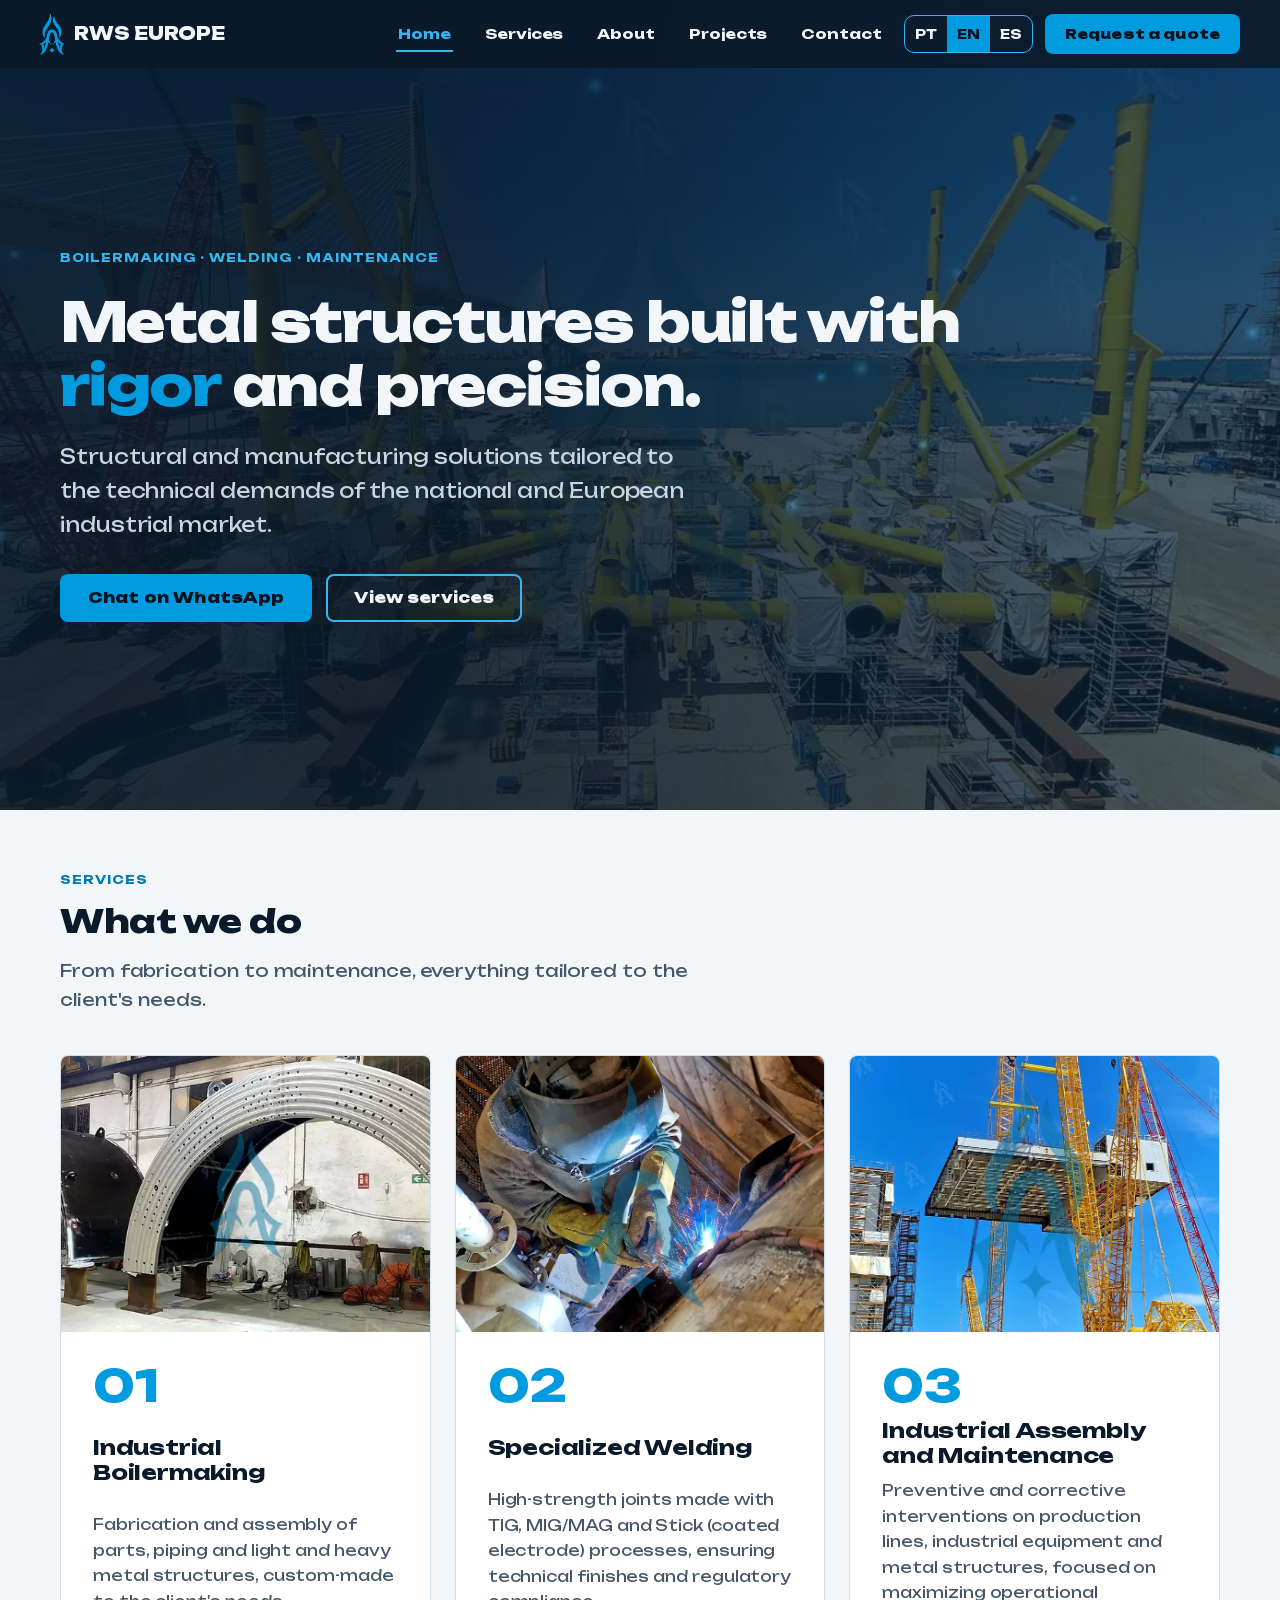
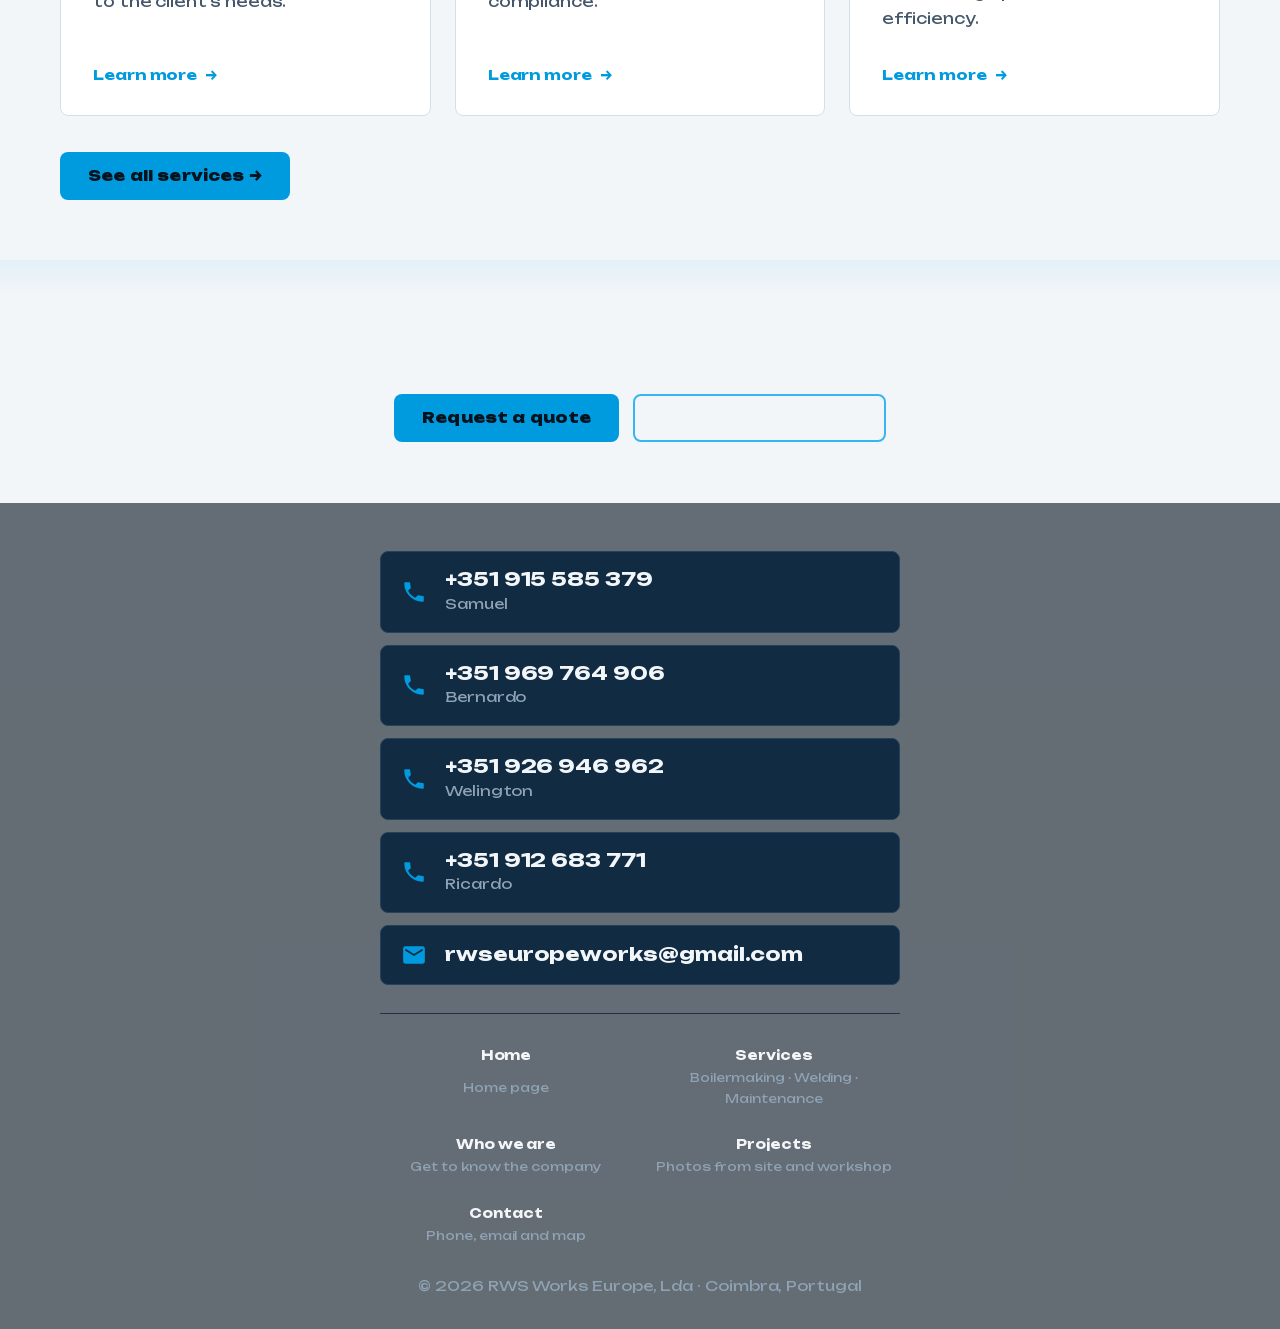
<file: index.html>
<!DOCTYPE html><html lang="pt-PT" data-i18n-src="/assets/i18n.0d779611.json"><head><meta charset="utf-8"><meta name="viewport" content="width=device-width, initial-scale=1, viewport-fit=cover"><title>RWS Europe — Caldeiraria e Soldadura</title><meta name="description" content="RWS Europe — caldeiraria industrial, soldadura especializada e montagem e manutenção industrial em Coimbra, Portugal."><meta name="theme-color" content="#0A1A2A"><meta name="referrer" content="strict-origin-when-cross-origin"><link rel="icon" type="image/png" href="/assets/img/favicon.4f94e41d.png"><link rel="apple-touch-icon" href="/assets/img/touch.78b8cbd5.png"><link rel="preload" href="/assets/fonts/unbounded.2fb528ee.woff" as="font" type="font/woff" crossorigin><link rel="preload" as="image" imagesrcset="/assets/img/p16-480.cbbc6bd8.webp 480w, /assets/img/p16-800.7d2bb6d3.webp 800w, /assets/img/p16-1000.68742d82.webp 1000w" imagesizes="100vw" fetchpriority="high"><link rel="stylesheet" href="/assets/app.a75e9e98.css"><meta property="og:type" content="website"><meta property="og:title" content="RWS Europe — Caldeiraria e Soldadura"><meta property="og:description" content="RWS Europe — caldeiraria industrial, soldadura especializada e montagem e manutenção industrial em Coimbra, Portugal."></head><body><canvas id="spark" aria-hidden="true"></canvas><svg aria-hidden="true" focusable="false" height="0" style="position:absolute" width="0"><symbol id="i-ph" viewbox="0 0 24 24"><path d="M6.6 10.8c1.4 2.8 3.8 5.2 6.6 6.6l2.2-2.2c.3-.3.7-.4 1-.2 1.1.4 2.3.6 3.6.6.6 0 1 .4 1 1V20c0 .6-.4 1-1 1C10.6 21 3 13.4 3 4c0-.6.4-1 1-1h3.5c.6 0 1 .4 1 1 0 1.3.2 2.5.6 3.6.1.3 0 .7-.2 1l-2.3 2.2z"></path></symbol><symbol id="i-ml" viewbox="0 0 24 24"><path d="M20 4H4a2 2 0 0 0-2 2v12a2 2 0 0 0 2 2h16a2 2 0 0 0 2-2V6a2 2 0 0 0-2-2zm0 4-8 5-8-5V6l8 5 8-5v2z"></path></symbol><symbol id="i-wa" viewbox="0 0 24 24"><path d="M12 2a10 10 0 0 0-8.6 15L2 22l5.2-1.4A10 10 0 1 0 12 2zm5.8 14.2c-.2.7-1.4 1.3-1.9 1.4-.5.1-1.1.1-1.8-.1-.4-.1-1-.3-1.7-.6-3-1.3-4.9-4.3-5-4.5-.1-.2-1.2-1.6-1.2-3s.8-2.1 1-2.4c.3-.3.6-.3.8-.3h.6c.2 0 .4 0 .6.5l.9 2.1c.1.2.1.4 0 .5l-.4.6-.4.4c-.1.2-.3.3-.1.6.2.3.8 1.3 1.7 2.1 1.2 1 2.2 1.4 2.5 1.5.3.1.4.1.6-.1l.8-1c.2-.2.4-.2.6-.1l2 1c.3.1.5.2.5.3.1.2.1.8-.1 1.5z"></path></symbol></svg><header class="nav" id="nav"><div class="nav-in"><a aria-label="RWS Europe" class="brand" href="/"><img alt="" height="84" src="/assets/img/logo.c78f8249.webp" width="47"/><span>RWS EUROPE</span></a><nav aria-label="Menu" class="menu" id="menu"><ul><li><a aria-current="page" data-i18n="n0" data-route="inicio" href="/">Início</a></li><li><a data-i18n="n1" data-route="servicos" href="/servicos/">Serviços</a></li><li><a data-i18n="n2" data-route="sobre" href="/sobre/">Sobre</a></li><li><a data-i18n="n3" data-route="projetos" href="/projetos/">Projetos</a></li><li><a data-i18n="n4" data-route="contactos" href="/contactos/">Contactos</a></li></ul></nav><div class="nav-r"><div aria-label="Idioma / Language" class="lang" role="group"><button aria-pressed="true" data-l="pt" type="button">PT</button><button aria-pressed="false" data-l="en" type="button">EN</button><button aria-pressed="false" data-l="es" type="button">ES</button></div><a class="btn sm ncta" data-i18n="n5" href="/contactos/">Pedir orçamento</a><button aria-controls="menu" aria-expanded="false" aria-label="Menu" class="burger" id="burger" type="button"><span></span><span></span><span></span></button></div></div></header><main id="main" tabindex="-1"><section aria-labelledby="h-home" class="hero"><img alt="" class="hero-bg" decoding="async" fetchpriority="high" height="750" loading="eager" sizes="100vw" src="/assets/img/p16-800.7d2bb6d3.webp" srcset="/assets/img/p16-480.cbbc6bd8.webp 480w, /assets/img/p16-800.7d2bb6d3.webp 800w, /assets/img/p16-1000.68742d82.webp 1000w" width="1000"/><div class="w hero-in"><span class="tag" data-i18n="h_tag">Caldeiraria · Soldadura · Manutenção</span><h1 data-i18n="h1" data-rich="" id="h-home">Estruturas metálicas com <em>rigor</em> e precisão.</h1><p class="lead" data-i18n="h_p">Soluções estruturais e fabris à medida das exigências técnicas do mercado industrial nacional e europeu.</p><div class="actions"><button class="btn" data-i18n="h_c1" data-wa="" type="button">Falar no WhatsApp</button><a class="btn ghost" data-i18n="h_c2" href="/servicos/">Ver serviços</a></div></div></section><section aria-labelledby="h-serv" class="sec"><div class="w rv"><span class="tag" data-i18n="s_tag">Serviços</span><h2 class="h2" data-i18n="s_h2" id="h-serv">O que fazemos</h2><p class="sub" data-i18n="s_sub">Da fabricação à manutenção, tudo desenvolvido à medida das necessidades do cliente.</p><div class="cards"><a class="card card-link" href="/servicos/#sv1"><img alt="" class="card-img" decoding="async" height="540" loading="lazy" sizes="(max-width:900px) 100vw, 800px" src="/assets/img/p6-800.741f8bd4.webp" srcset="/assets/img/p6-480.16d82864.webp 480w, /assets/img/p6-800.741f8bd4.webp 800w, /assets/img/p6-1200.99dc4547.webp 1200w" width="1200"/><div class="card-b"><span class="num">01</span><h3 data-i18n="c1h">Caldeiraria Industrial</h3><p data-i18n="c1p">Fabricação e montagem de peças, tubagens e estruturas metálicas leves e pesadas, desenvolvidas à medida das necessidades do cliente.</p></div><span aria-hidden="true" class="card-go"><span data-i18n="more_short">Saber mais</span><span class="card-arrow">→</span></span></a><a class="card card-link" href="/servicos/#sv2"><img alt="" class="card-img" decoding="async" height="1400" loading="lazy" sizes="(max-width:900px) 100vw, 800px" src="/assets/img/p10-800.7da14dac.webp" srcset="/assets/img/p10-480.5ba8cdb1.webp 480w, /assets/img/p10-800.7da14dac.webp 800w, /assets/img/p10-1050.910dd1dc.webp 1050w" width="1050"/><div class="card-b"><span class="num">02</span><h3 data-i18n="c2h">Soldadura Especializada</h3><p data-i18n="c2p">Execução de juntas de alta resistência pelos processos TIG, MIG/MAG e Elétrodo Revestido, garantindo acabamentos técnicos e conformidade normativa.</p></div><span aria-hidden="true" class="card-go"><span data-i18n="more_short">Saber mais</span><span class="card-arrow">→</span></span></a><a class="card card-link" href="/servicos/#sv3"><img alt="" class="card-img" decoding="async" height="1400" loading="lazy" sizes="(max-width:900px) 100vw, 800px" src="/assets/img/p17-800.c4e837de.webp" srcset="/assets/img/p17-480.0e2fd54e.webp 480w, /assets/img/p17-800.c4e837de.webp 800w, /assets/img/p17-1050.9fb71d20.webp 1050w" width="1050"/><div class="card-b"><span class="num">03</span><h3 data-i18n="c3h">Montagem e Manutenção Industrial</h3><p data-i18n="c3p">Intervenções preventivas e corretivas em linhas de produção, equipamentos industriais e estruturas metálicas, focadas na maximização da eficiência operacional.</p></div><span aria-hidden="true" class="card-go"><span data-i18n="more_short">Saber mais</span><span class="card-arrow">→</span></span></a></div><p class="mt"><a class="btn" data-i18n="more" href="/servicos/">Ver todos os serviços →</a></p></div></section><section class="sec dk"><div class="w rv" style="text-align:center"><h2 class="h2" data-i18n="cta_h">Precisa de uma solução à medida?</h2><div class="actions" style="justify-content:center;margin-top:24px"><a class="btn" data-i18n="n5" href="/contactos/">Pedir orçamento</a><button class="btn ghost" data-i18n="h_c1" data-wa="" type="button">Falar no WhatsApp</button></div></div></section></main><footer class="foot"><div class="w"><div class="fc"><a class="cb" href="tel:+351915585379"><svg aria-hidden="true" class="ic"><use href="#i-ph"></use></svg><span><b>+351 915 585 379</b><small>Samuel</small></span></a><a class="cb" href="tel:+351969764906"><svg aria-hidden="true" class="ic"><use href="#i-ph"></use></svg><span><b>+351 969 764 906</b><small>Bernardo</small></span></a><a class="cb" href="tel:+351926946962"><svg aria-hidden="true" class="ic"><use href="#i-ph"></use></svg><span><b>+351 926 946 962</b><small>Welington</small></span></a><a class="cb" href="tel:+351912683771"><svg aria-hidden="true" class="ic"><use href="#i-ph"></use></svg><span><b>+351 912 683 771</b><small>Ricardo</small></span></a><a class="cb" href="mailto:rwseuropeworks@gmail.com"><svg aria-hidden="true" class="ic"><use href="#i-ml"></use></svg><span><b>rwseuropeworks@<wbr/>gmail.com</b></span></a></div><div aria-label="Site" class="smap" role="navigation"><a href="/"><b data-i18n="n0">Início</b><small data-i18n="fd0">Página inicial</small></a><a href="/servicos/"><b data-i18n="n1">Serviços</b><small data-i18n="h_tag">Caldeiraria · Soldadura · Manutenção</small></a><a href="/sobre/"><b data-i18n="a_tag">Quem somos</b><small data-i18n="fd2">Conheça a empresa</small></a><a href="/projetos/"><b data-i18n="n3">Projetos</b><small data-i18n="fd3">Fotografias de obra e oficina</small></a><a href="/contactos/"><b data-i18n="n4">Contactos</b><small data-i18n="fd4">Telefone, email e mapa</small></a></div><p>© 2026 RWS Works Europe, Lda · Coimbra, Portugal</p></div></footer><div class="wam" id="wam"><div role="dialog" aria-modal="true"><div aria-labelledby="wat" aria-modal="true" class="wam-inner" id="wam" role="dialog"><div class="wb"><button aria-label="Fechar / Close" class="x" id="wax" type="button">×</button><h2 data-i18n="wa_t" id="wat">Com quem quer falar?</h2><a class="wo" href="https://wa.me/351915585379" rel="noopener noreferrer" target="_blank"><svg aria-hidden="true" class="ic"><use href="#i-wa"></use></svg><span><b>Samuel</b><small>+351 915 585 379</small></span></a><a class="wo" href="https://wa.me/351969764906" rel="noopener noreferrer" target="_blank"><svg aria-hidden="true" class="ic"><use href="#i-wa"></use></svg><span><b>Bernardo</b><small>+351 969 764 906</small></span></a><a class="wo" href="https://wa.me/351926946962" rel="noopener noreferrer" target="_blank"><svg aria-hidden="true" class="ic"><use href="#i-wa"></use></svg><span><b>Welington</b><small>+351 926 946 962</small></span></a><a class="wo" href="https://wa.me/351912683771" rel="noopener noreferrer" target="_blank"><svg aria-hidden="true" class="ic"><use href="#i-wa"></use></svg><span><b>Ricardo</b><small>+351 912 683 771</small></span></a></div></div></div></div><div class="lb" id="lb" role="dialog" aria-modal="true" aria-label="Fotografia"><button type="button" class="x" aria-label="Fechar fotografia">×</button><img alt="Projeto RWS Europe"></div><script src="/assets/app.2c1e2fd2.js" defer></script></body></html>
</file>
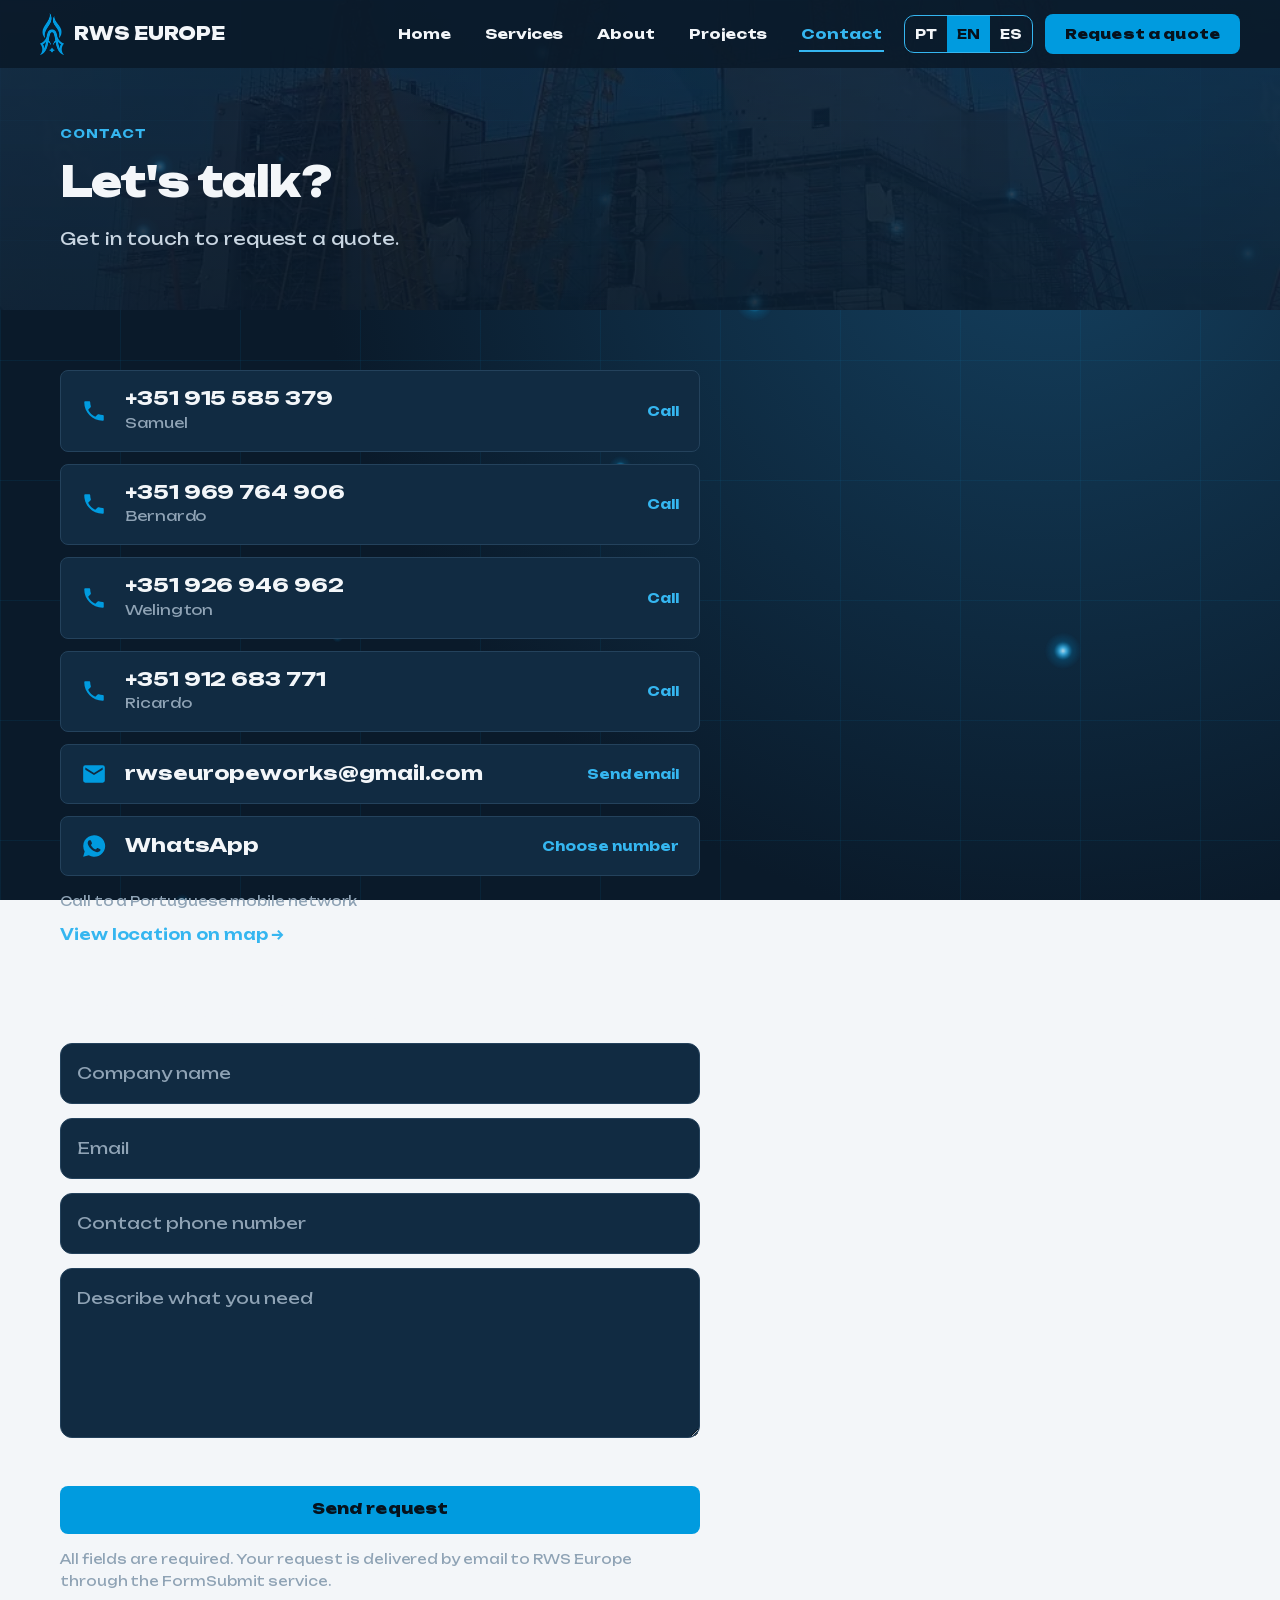
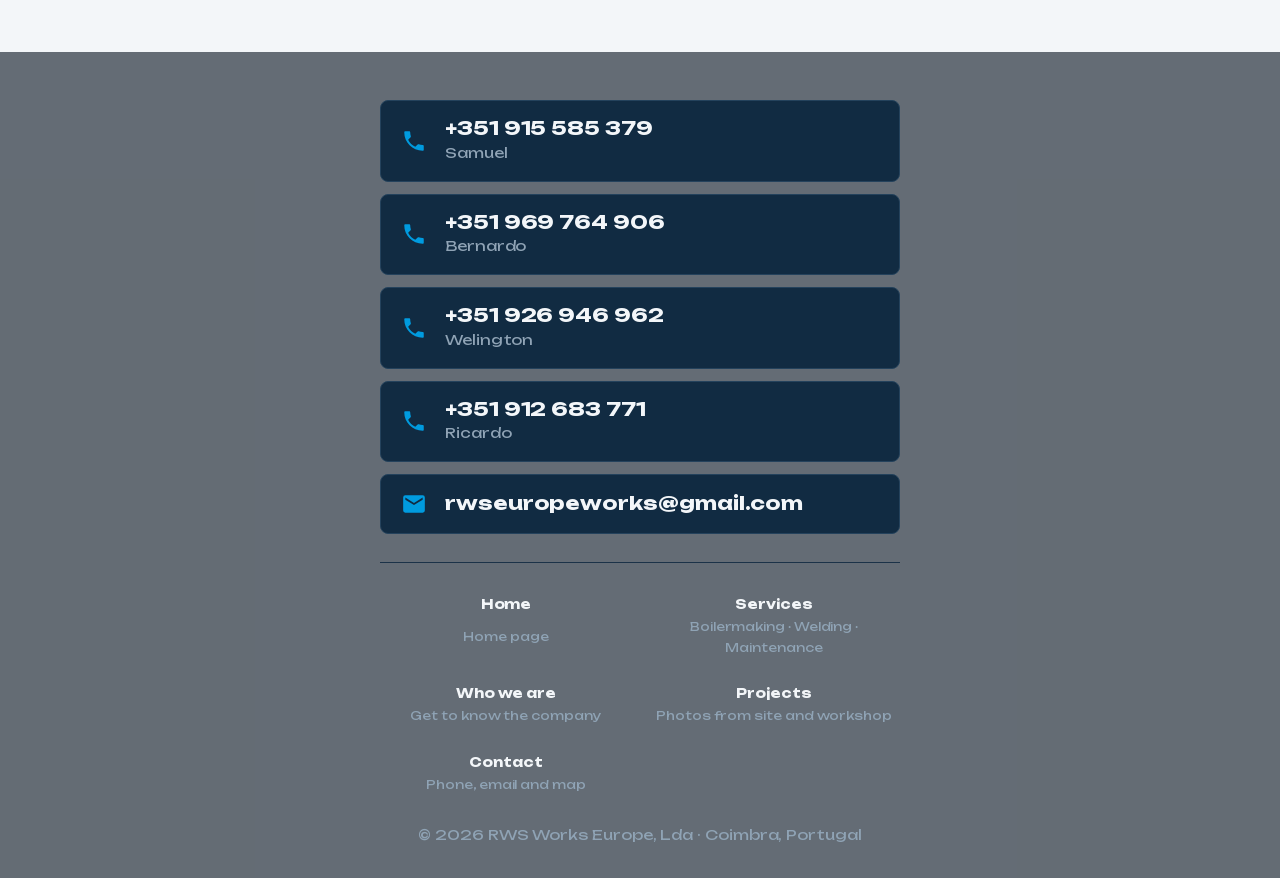
<file: contactos/index.html>
<!DOCTYPE html><html lang="pt-PT" data-i18n-src="/assets/i18n.0d779611.json"><head><meta charset="utf-8"><meta name="viewport" content="width=device-width, initial-scale=1, viewport-fit=cover"><title>RWS Europe — Contactos</title><meta name="description" content="RWS Europe — caldeiraria industrial, soldadura especializada e montagem e manutenção industrial em Coimbra, Portugal."><meta name="theme-color" content="#0A1A2A"><meta name="referrer" content="strict-origin-when-cross-origin"><link rel="icon" type="image/png" href="/assets/img/favicon.4f94e41d.png"><link rel="apple-touch-icon" href="/assets/img/touch.78b8cbd5.png"><link rel="preload" href="/assets/fonts/unbounded.2fb528ee.woff" as="font" type="font/woff" crossorigin><link rel="stylesheet" href="/assets/app.a75e9e98.css"><meta property="og:type" content="website"><meta property="og:title" content="RWS Europe — Contactos"><meta property="og:description" content="RWS Europe — caldeiraria industrial, soldadura especializada e montagem e manutenção industrial em Coimbra, Portugal."></head><body><canvas id="spark" aria-hidden="true"></canvas><svg aria-hidden="true" focusable="false" height="0" style="position:absolute" width="0"><symbol id="i-ph" viewbox="0 0 24 24"><path d="M6.6 10.8c1.4 2.8 3.8 5.2 6.6 6.6l2.2-2.2c.3-.3.7-.4 1-.2 1.1.4 2.3.6 3.6.6.6 0 1 .4 1 1V20c0 .6-.4 1-1 1C10.6 21 3 13.4 3 4c0-.6.4-1 1-1h3.5c.6 0 1 .4 1 1 0 1.3.2 2.5.6 3.6.1.3 0 .7-.2 1l-2.3 2.2z"></path></symbol><symbol id="i-ml" viewbox="0 0 24 24"><path d="M20 4H4a2 2 0 0 0-2 2v12a2 2 0 0 0 2 2h16a2 2 0 0 0 2-2V6a2 2 0 0 0-2-2zm0 4-8 5-8-5V6l8 5 8-5v2z"></path></symbol><symbol id="i-wa" viewbox="0 0 24 24"><path d="M12 2a10 10 0 0 0-8.6 15L2 22l5.2-1.4A10 10 0 1 0 12 2zm5.8 14.2c-.2.7-1.4 1.3-1.9 1.4-.5.1-1.1.1-1.8-.1-.4-.1-1-.3-1.7-.6-3-1.3-4.9-4.3-5-4.5-.1-.2-1.2-1.6-1.2-3s.8-2.1 1-2.4c.3-.3.6-.3.8-.3h.6c.2 0 .4 0 .6.5l.9 2.1c.1.2.1.4 0 .5l-.4.6-.4.4c-.1.2-.3.3-.1.6.2.3.8 1.3 1.7 2.1 1.2 1 2.2 1.4 2.5 1.5.3.1.4.1.6-.1l.8-1c.2-.2.4-.2.6-.1l2 1c.3.1.5.2.5.3.1.2.1.8-.1 1.5z"></path></symbol></svg><header class="nav" id="nav"><div class="nav-in"><a aria-label="RWS Europe" class="brand" href="/"><img alt="" height="84" src="/assets/img/logo.c78f8249.webp" width="47"/><span>RWS EUROPE</span></a><nav aria-label="Menu" class="menu" id="menu"><ul><li><a data-i18n="n0" data-route="inicio" href="/">Início</a></li><li><a data-i18n="n1" data-route="servicos" href="/servicos/">Serviços</a></li><li><a data-i18n="n2" data-route="sobre" href="/sobre/">Sobre</a></li><li><a data-i18n="n3" data-route="projetos" href="/projetos/">Projetos</a></li><li><a aria-current="page" data-i18n="n4" data-route="contactos" href="/contactos/">Contactos</a></li></ul></nav><div class="nav-r"><div aria-label="Idioma / Language" class="lang" role="group"><button aria-pressed="true" data-l="pt" type="button">PT</button><button aria-pressed="false" data-l="en" type="button">EN</button><button aria-pressed="false" data-l="es" type="button">ES</button></div><a class="btn sm ncta" data-i18n="n5" href="/contactos/">Pedir orçamento</a><button aria-controls="menu" aria-expanded="false" aria-label="Menu" class="burger" id="burger" type="button"><span></span><span></span><span></span></button></div></div></header><main id="main" tabindex="-1"><header class="band"><img alt="" class="bg" decoding="async" height="750" loading="eager" sizes="100vw" src="/assets/img/p15-800.687880c6.webp" srcset="/assets/img/p15-480.adda1db0.webp 480w, /assets/img/p15-800.687880c6.webp 800w, /assets/img/p15-1000.2db45a38.webp 1000w" width="1000"/><div class="w"><span class="tag" data-i18n="k_tag">Contactos</span><h1 data-i18n="k_h2">Vamos conversar?</h1><p class="lead" data-i18n="k_sub">Fale connosco para pedir um orçamento.</p></div></header><section class="sec dk"><div class="w"><div class="cl"><a class="cb" href="tel:+351915585379"><svg aria-hidden="true" class="ic"><use href="#i-ph"></use></svg><span><b>+351 915 585 379</b><small>Samuel</small></span><em data-i18n="call">Ligar</em></a><a class="cb" href="tel:+351969764906"><svg aria-hidden="true" class="ic"><use href="#i-ph"></use></svg><span><b>+351 969 764 906</b><small>Bernardo</small></span><em data-i18n="call">Ligar</em></a><a class="cb" href="tel:+351926946962"><svg aria-hidden="true" class="ic"><use href="#i-ph"></use></svg><span><b>+351 926 946 962</b><small>Welington</small></span><em data-i18n="call">Ligar</em></a><a class="cb" href="tel:+351912683771"><svg aria-hidden="true" class="ic"><use href="#i-ph"></use></svg><span><b>+351 912 683 771</b><small>Ricardo</small></span><em data-i18n="call">Ligar</em></a><a class="cb" href="mailto:rwseuropeworks@gmail.com"><svg aria-hidden="true" class="ic"><use href="#i-ml"></use></svg><span><b>rwseuropeworks@<wbr/>gmail.com</b></span><em data-i18n="mailb">Enviar email</em></a><button class="cb" data-wa="" type="button"><svg aria-hidden="true" class="ic"><use href="#i-wa"></use></svg><span><b>WhatsApp</b></span><em data-i18n="wab">Escolher número</em></button></div><p class="note" data-i18n="k_note">Chamada para rede móvel nacional</p><div class="links"><a data-i18n="k_map" href="https://www.google.com/maps?q=40.203315,-8.410257" rel="noopener noreferrer" target="_blank">Ver localização no mapa →</a></div><h2 class="form-h" data-i18n="fm_t">Envie-nos o seu pedido</h2><form action="https://formsubmit.co/rwseuropeworks@gmail.com" autocomplete="on" class="form" id="f" method="POST" novalidate=""><label class="sr" data-i18n="ph_n" for="fn">Nome da empresa</label><input autocomplete="organization" data-i18n-ph="ph_n" id="fn" maxlength="120" name="empresa" placeholder="Nome da empresa" required="" type="text"/><label class="sr" data-i18n="ph_e" for="fe">Email</label><input autocomplete="email" data-i18n-ph="ph_e" id="fe" maxlength="254" name="email" placeholder="Email" required="" type="email"/><label class="sr" data-i18n="ph_t" for="ft">Telefone para contacto</label><input autocomplete="tel" data-i18n-ph="ph_t" id="ft" inputmode="tel" maxlength="25" name="telefone" placeholder="Telefone para contacto" required="" type="tel"/><label class="sr" data-i18n="ph_m" for="fm">Descreva o que precisa</label><textarea data-i18n-ph="ph_m" id="fm" maxlength="2000" name="mensagem" placeholder="Descreva o que precisa" required="" rows="5"></textarea><input aria-hidden="true" autocomplete="off" class="hp" name="_honey" tabindex="-1" type="text"/><input name="_subject" type="hidden" value="Novo pedido de contacto — site RWS Europe"/><input name="_template" type="hidden" value="table"/><input name="_captcha" type="hidden" value="false"/><input id="fnext" name="_next" type="hidden" value=""/><p aria-live="polite" class="msg" id="fmsg" role="alert"></p><button class="btn" data-i18n="k_btn" id="fbtn" type="submit">Enviar pedido</button><small data-i18n="fm_n">Todos os campos são obrigatórios. O pedido é entregue por email à RWS Europe através do serviço FormSubmit.</small></form></div></section></main><footer class="foot"><div class="w"><div class="fc"><a class="cb" href="tel:+351915585379"><svg aria-hidden="true" class="ic"><use href="#i-ph"></use></svg><span><b>+351 915 585 379</b><small>Samuel</small></span></a><a class="cb" href="tel:+351969764906"><svg aria-hidden="true" class="ic"><use href="#i-ph"></use></svg><span><b>+351 969 764 906</b><small>Bernardo</small></span></a><a class="cb" href="tel:+351926946962"><svg aria-hidden="true" class="ic"><use href="#i-ph"></use></svg><span><b>+351 926 946 962</b><small>Welington</small></span></a><a class="cb" href="tel:+351912683771"><svg aria-hidden="true" class="ic"><use href="#i-ph"></use></svg><span><b>+351 912 683 771</b><small>Ricardo</small></span></a><a class="cb" href="mailto:rwseuropeworks@gmail.com"><svg aria-hidden="true" class="ic"><use href="#i-ml"></use></svg><span><b>rwseuropeworks@<wbr/>gmail.com</b></span></a></div><div aria-label="Site" class="smap" role="navigation"><a href="/"><b data-i18n="n0">Início</b><small data-i18n="fd0">Página inicial</small></a><a href="/servicos/"><b data-i18n="n1">Serviços</b><small data-i18n="h_tag">Caldeiraria · Soldadura · Manutenção</small></a><a href="/sobre/"><b data-i18n="a_tag">Quem somos</b><small data-i18n="fd2">Conheça a empresa</small></a><a href="/projetos/"><b data-i18n="n3">Projetos</b><small data-i18n="fd3">Fotografias de obra e oficina</small></a><a href="/contactos/"><b data-i18n="n4">Contactos</b><small data-i18n="fd4">Telefone, email e mapa</small></a></div><p>© 2026 RWS Works Europe, Lda · Coimbra, Portugal</p></div></footer><div class="wam" id="wam"><div role="dialog" aria-modal="true"><div aria-labelledby="wat" aria-modal="true" class="wam-inner" id="wam" role="dialog"><div class="wb"><button aria-label="Fechar / Close" class="x" id="wax" type="button">×</button><h2 data-i18n="wa_t" id="wat">Com quem quer falar?</h2><a class="wo" href="https://wa.me/351915585379" rel="noopener noreferrer" target="_blank"><svg aria-hidden="true" class="ic"><use href="#i-wa"></use></svg><span><b>Samuel</b><small>+351 915 585 379</small></span></a><a class="wo" href="https://wa.me/351969764906" rel="noopener noreferrer" target="_blank"><svg aria-hidden="true" class="ic"><use href="#i-wa"></use></svg><span><b>Bernardo</b><small>+351 969 764 906</small></span></a><a class="wo" href="https://wa.me/351926946962" rel="noopener noreferrer" target="_blank"><svg aria-hidden="true" class="ic"><use href="#i-wa"></use></svg><span><b>Welington</b><small>+351 926 946 962</small></span></a><a class="wo" href="https://wa.me/351912683771" rel="noopener noreferrer" target="_blank"><svg aria-hidden="true" class="ic"><use href="#i-wa"></use></svg><span><b>Ricardo</b><small>+351 912 683 771</small></span></a></div></div></div></div><div class="lb" id="lb" role="dialog" aria-modal="true" aria-label="Fotografia"><button type="button" class="x" aria-label="Fechar fotografia">×</button><img alt="Projeto RWS Europe"></div><script src="/assets/app.2c1e2fd2.js" defer></script></body></html>
</file>
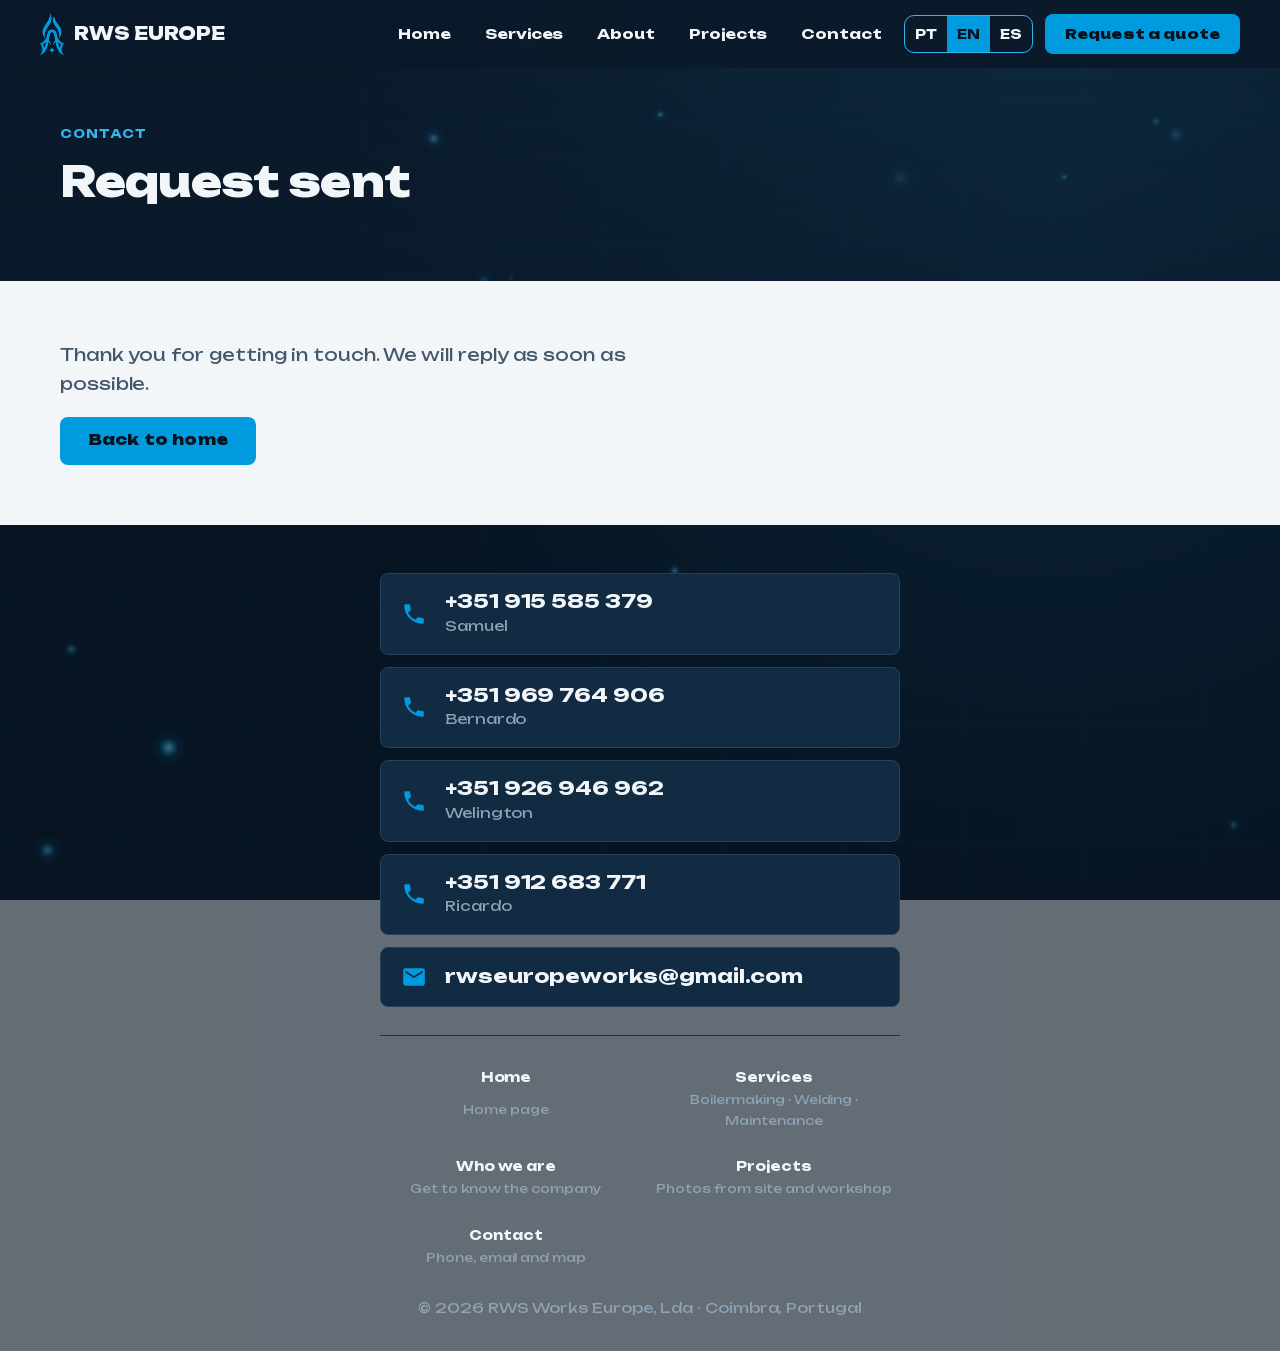
<file: obrigado/index.html>
<!DOCTYPE html><html lang="pt-PT" data-i18n-src="/assets/i18n.0d779611.json"><head><meta charset="utf-8"><meta name="viewport" content="width=device-width, initial-scale=1, viewport-fit=cover"><title>RWS Europe — Pedido enviado</title><meta name="description" content="RWS Europe — caldeiraria industrial, soldadura especializada e montagem e manutenção industrial em Coimbra, Portugal."><meta name="theme-color" content="#0A1A2A"><meta name="referrer" content="strict-origin-when-cross-origin"><meta name="robots" content="noindex"><link rel="icon" type="image/png" href="/assets/img/favicon.4f94e41d.png"><link rel="apple-touch-icon" href="/assets/img/touch.78b8cbd5.png"><link rel="preload" href="/assets/fonts/unbounded.2fb528ee.woff" as="font" type="font/woff" crossorigin><link rel="stylesheet" href="/assets/app.a75e9e98.css"><meta property="og:type" content="website"><meta property="og:title" content="RWS Europe — Pedido enviado"><meta property="og:description" content="RWS Europe — caldeiraria industrial, soldadura especializada e montagem e manutenção industrial em Coimbra, Portugal."></head><body><canvas id="spark" aria-hidden="true"></canvas><svg aria-hidden="true" focusable="false" height="0" style="position:absolute" width="0"><symbol id="i-ph" viewbox="0 0 24 24"><path d="M6.6 10.8c1.4 2.8 3.8 5.2 6.6 6.6l2.2-2.2c.3-.3.7-.4 1-.2 1.1.4 2.3.6 3.6.6.6 0 1 .4 1 1V20c0 .6-.4 1-1 1C10.6 21 3 13.4 3 4c0-.6.4-1 1-1h3.5c.6 0 1 .4 1 1 0 1.3.2 2.5.6 3.6.1.3 0 .7-.2 1l-2.3 2.2z"></path></symbol><symbol id="i-ml" viewbox="0 0 24 24"><path d="M20 4H4a2 2 0 0 0-2 2v12a2 2 0 0 0 2 2h16a2 2 0 0 0 2-2V6a2 2 0 0 0-2-2zm0 4-8 5-8-5V6l8 5 8-5v2z"></path></symbol><symbol id="i-wa" viewbox="0 0 24 24"><path d="M12 2a10 10 0 0 0-8.6 15L2 22l5.2-1.4A10 10 0 1 0 12 2zm5.8 14.2c-.2.7-1.4 1.3-1.9 1.4-.5.1-1.1.1-1.8-.1-.4-.1-1-.3-1.7-.6-3-1.3-4.9-4.3-5-4.5-.1-.2-1.2-1.6-1.2-3s.8-2.1 1-2.4c.3-.3.6-.3.8-.3h.6c.2 0 .4 0 .6.5l.9 2.1c.1.2.1.4 0 .5l-.4.6-.4.4c-.1.2-.3.3-.1.6.2.3.8 1.3 1.7 2.1 1.2 1 2.2 1.4 2.5 1.5.3.1.4.1.6-.1l.8-1c.2-.2.4-.2.6-.1l2 1c.3.1.5.2.5.3.1.2.1.8-.1 1.5z"></path></symbol></svg><header class="nav" id="nav"><div class="nav-in"><a aria-label="RWS Europe" class="brand" href="/"><img alt="" height="84" src="/assets/img/logo.c78f8249.webp" width="47"/><span>RWS EUROPE</span></a><nav aria-label="Menu" class="menu" id="menu"><ul><li><a data-i18n="n0" data-route="inicio" href="/">Início</a></li><li><a data-i18n="n1" data-route="servicos" href="/servicos/">Serviços</a></li><li><a data-i18n="n2" data-route="sobre" href="/sobre/">Sobre</a></li><li><a data-i18n="n3" data-route="projetos" href="/projetos/">Projetos</a></li><li><a data-i18n="n4" data-route="contactos" href="/contactos/">Contactos</a></li></ul></nav><div class="nav-r"><div aria-label="Idioma / Language" class="lang" role="group"><button aria-pressed="true" data-l="pt" type="button">PT</button><button aria-pressed="false" data-l="en" type="button">EN</button><button aria-pressed="false" data-l="es" type="button">ES</button></div><a class="btn sm ncta" data-i18n="n5" href="/contactos/">Pedir orçamento</a><button aria-controls="menu" aria-expanded="false" aria-label="Menu" class="burger" id="burger" type="button"><span></span><span></span><span></span></button></div></div></header><main id="main" tabindex="-1"><header class="band"><div class="w"><span class="tag" data-i18n="k_tag">Contactos</span><h1 data-i18n="ok_t">Pedido enviado</h1></div></header><section class="sec"><div class="w"><div class="thanks"><p class="sub" data-i18n="ok_p">Obrigado pelo contacto. Respondemos assim que possível.</p><a class="btn" data-i18n="ok_b" href="/">Voltar ao início</a></div></div></section></main><footer class="foot"><div class="w"><div class="fc"><a class="cb" href="tel:+351915585379"><svg aria-hidden="true" class="ic"><use href="#i-ph"></use></svg><span><b>+351 915 585 379</b><small>Samuel</small></span></a><a class="cb" href="tel:+351969764906"><svg aria-hidden="true" class="ic"><use href="#i-ph"></use></svg><span><b>+351 969 764 906</b><small>Bernardo</small></span></a><a class="cb" href="tel:+351926946962"><svg aria-hidden="true" class="ic"><use href="#i-ph"></use></svg><span><b>+351 926 946 962</b><small>Welington</small></span></a><a class="cb" href="tel:+351912683771"><svg aria-hidden="true" class="ic"><use href="#i-ph"></use></svg><span><b>+351 912 683 771</b><small>Ricardo</small></span></a><a class="cb" href="mailto:rwseuropeworks@gmail.com"><svg aria-hidden="true" class="ic"><use href="#i-ml"></use></svg><span><b>rwseuropeworks@<wbr/>gmail.com</b></span></a></div><div aria-label="Site" class="smap" role="navigation"><a href="/"><b data-i18n="n0">Início</b><small data-i18n="fd0">Página inicial</small></a><a href="/servicos/"><b data-i18n="n1">Serviços</b><small data-i18n="h_tag">Caldeiraria · Soldadura · Manutenção</small></a><a href="/sobre/"><b data-i18n="a_tag">Quem somos</b><small data-i18n="fd2">Conheça a empresa</small></a><a href="/projetos/"><b data-i18n="n3">Projetos</b><small data-i18n="fd3">Fotografias de obra e oficina</small></a><a href="/contactos/"><b data-i18n="n4">Contactos</b><small data-i18n="fd4">Telefone, email e mapa</small></a></div><p>© 2026 RWS Works Europe, Lda · Coimbra, Portugal</p></div></footer><div class="wam" id="wam"><div role="dialog" aria-modal="true"><div aria-labelledby="wat" aria-modal="true" class="wam-inner" id="wam" role="dialog"><div class="wb"><button aria-label="Fechar / Close" class="x" id="wax" type="button">×</button><h2 data-i18n="wa_t" id="wat">Com quem quer falar?</h2><a class="wo" href="https://wa.me/351915585379" rel="noopener noreferrer" target="_blank"><svg aria-hidden="true" class="ic"><use href="#i-wa"></use></svg><span><b>Samuel</b><small>+351 915 585 379</small></span></a><a class="wo" href="https://wa.me/351969764906" rel="noopener noreferrer" target="_blank"><svg aria-hidden="true" class="ic"><use href="#i-wa"></use></svg><span><b>Bernardo</b><small>+351 969 764 906</small></span></a><a class="wo" href="https://wa.me/351926946962" rel="noopener noreferrer" target="_blank"><svg aria-hidden="true" class="ic"><use href="#i-wa"></use></svg><span><b>Welington</b><small>+351 926 946 962</small></span></a><a class="wo" href="https://wa.me/351912683771" rel="noopener noreferrer" target="_blank"><svg aria-hidden="true" class="ic"><use href="#i-wa"></use></svg><span><b>Ricardo</b><small>+351 912 683 771</small></span></a></div></div></div></div><div class="lb" id="lb" role="dialog" aria-modal="true" aria-label="Fotografia"><button type="button" class="x" aria-label="Fechar fotografia">×</button><img alt="Projeto RWS Europe"></div><script src="/assets/app.2c1e2fd2.js" defer></script></body></html>
</file>
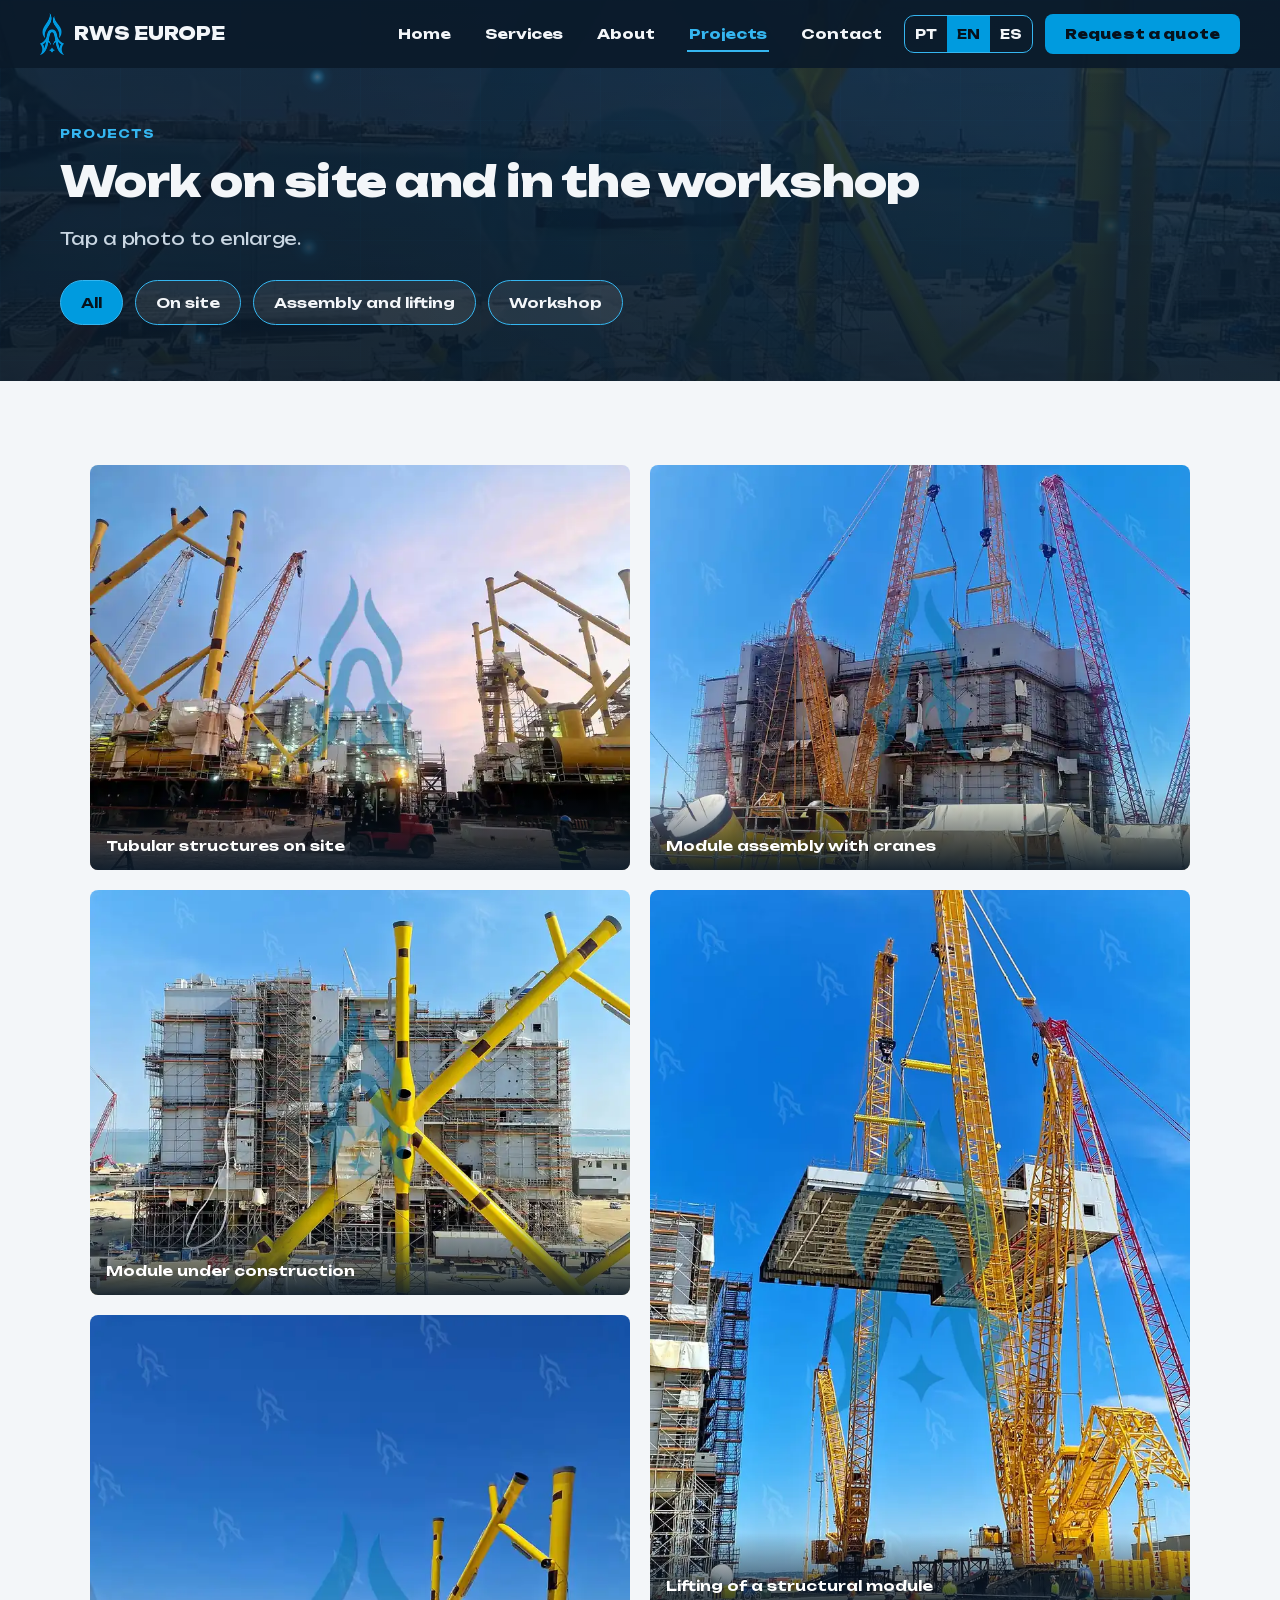
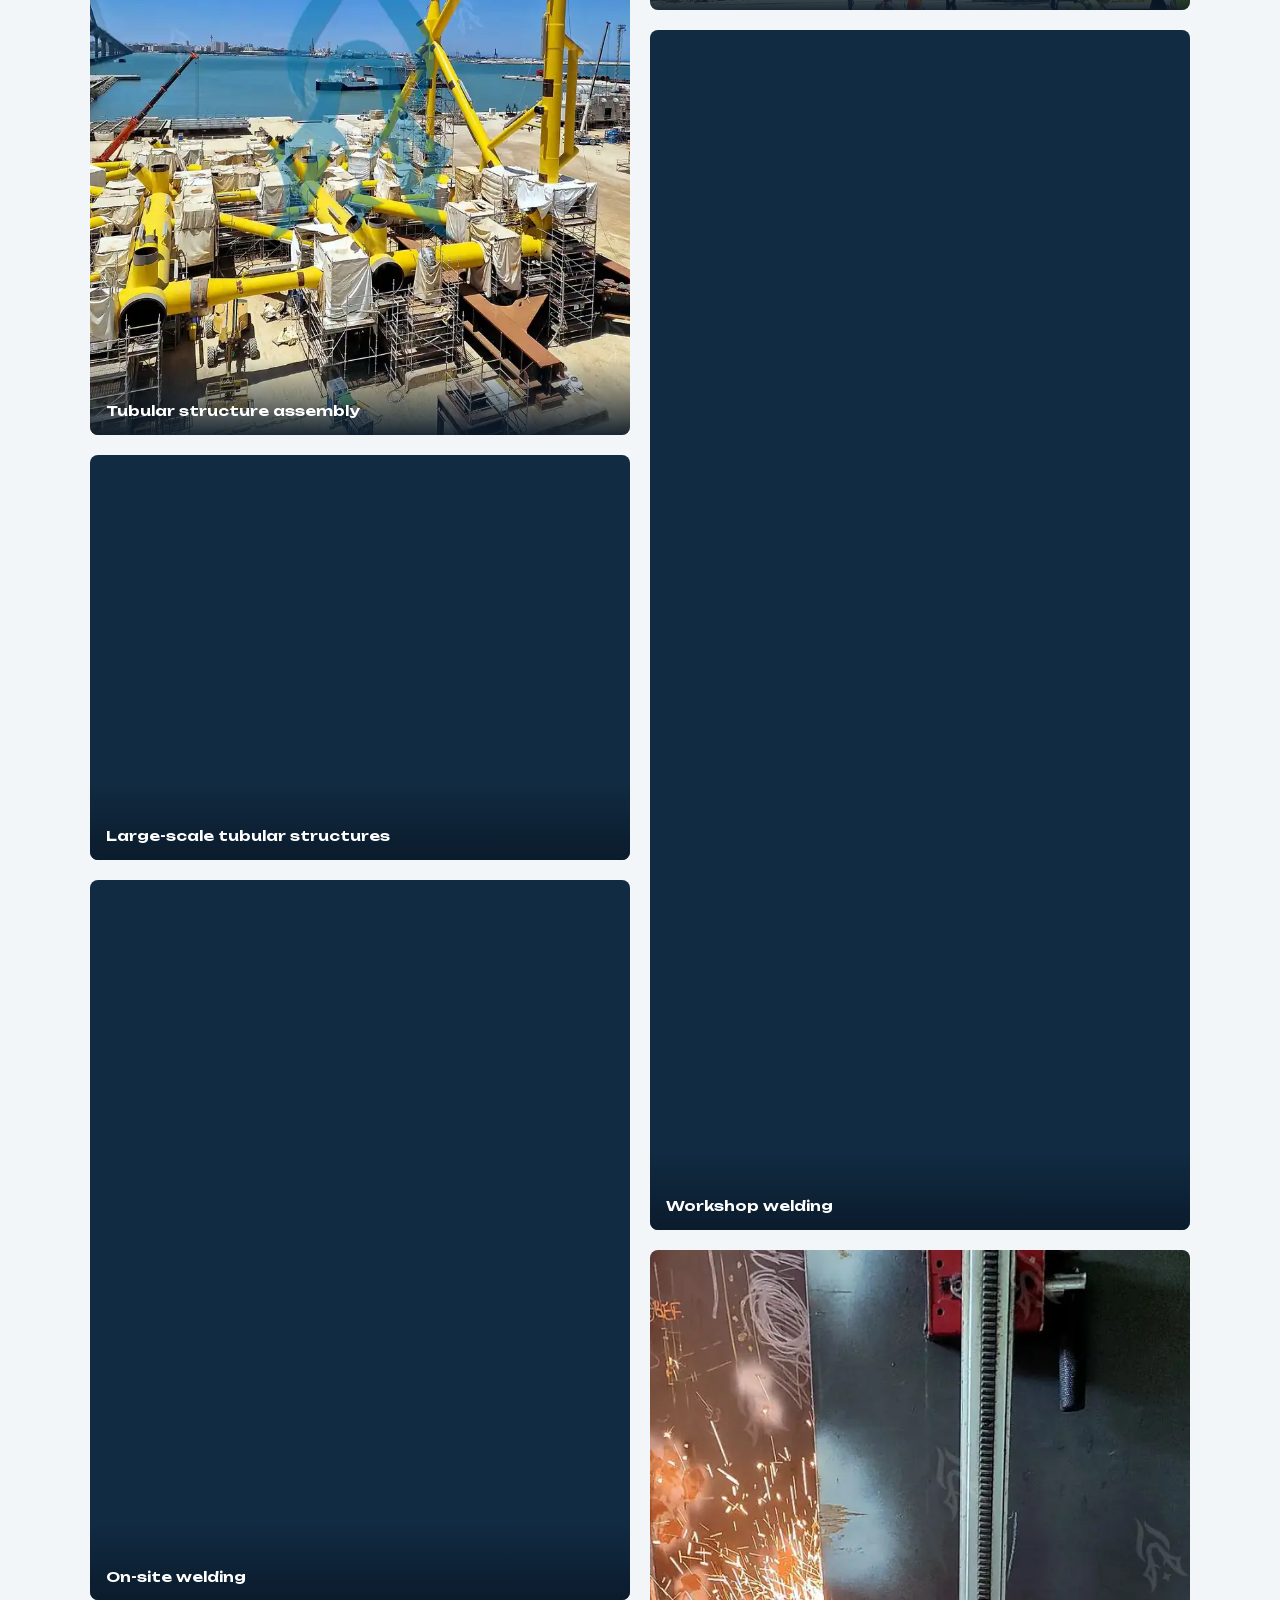
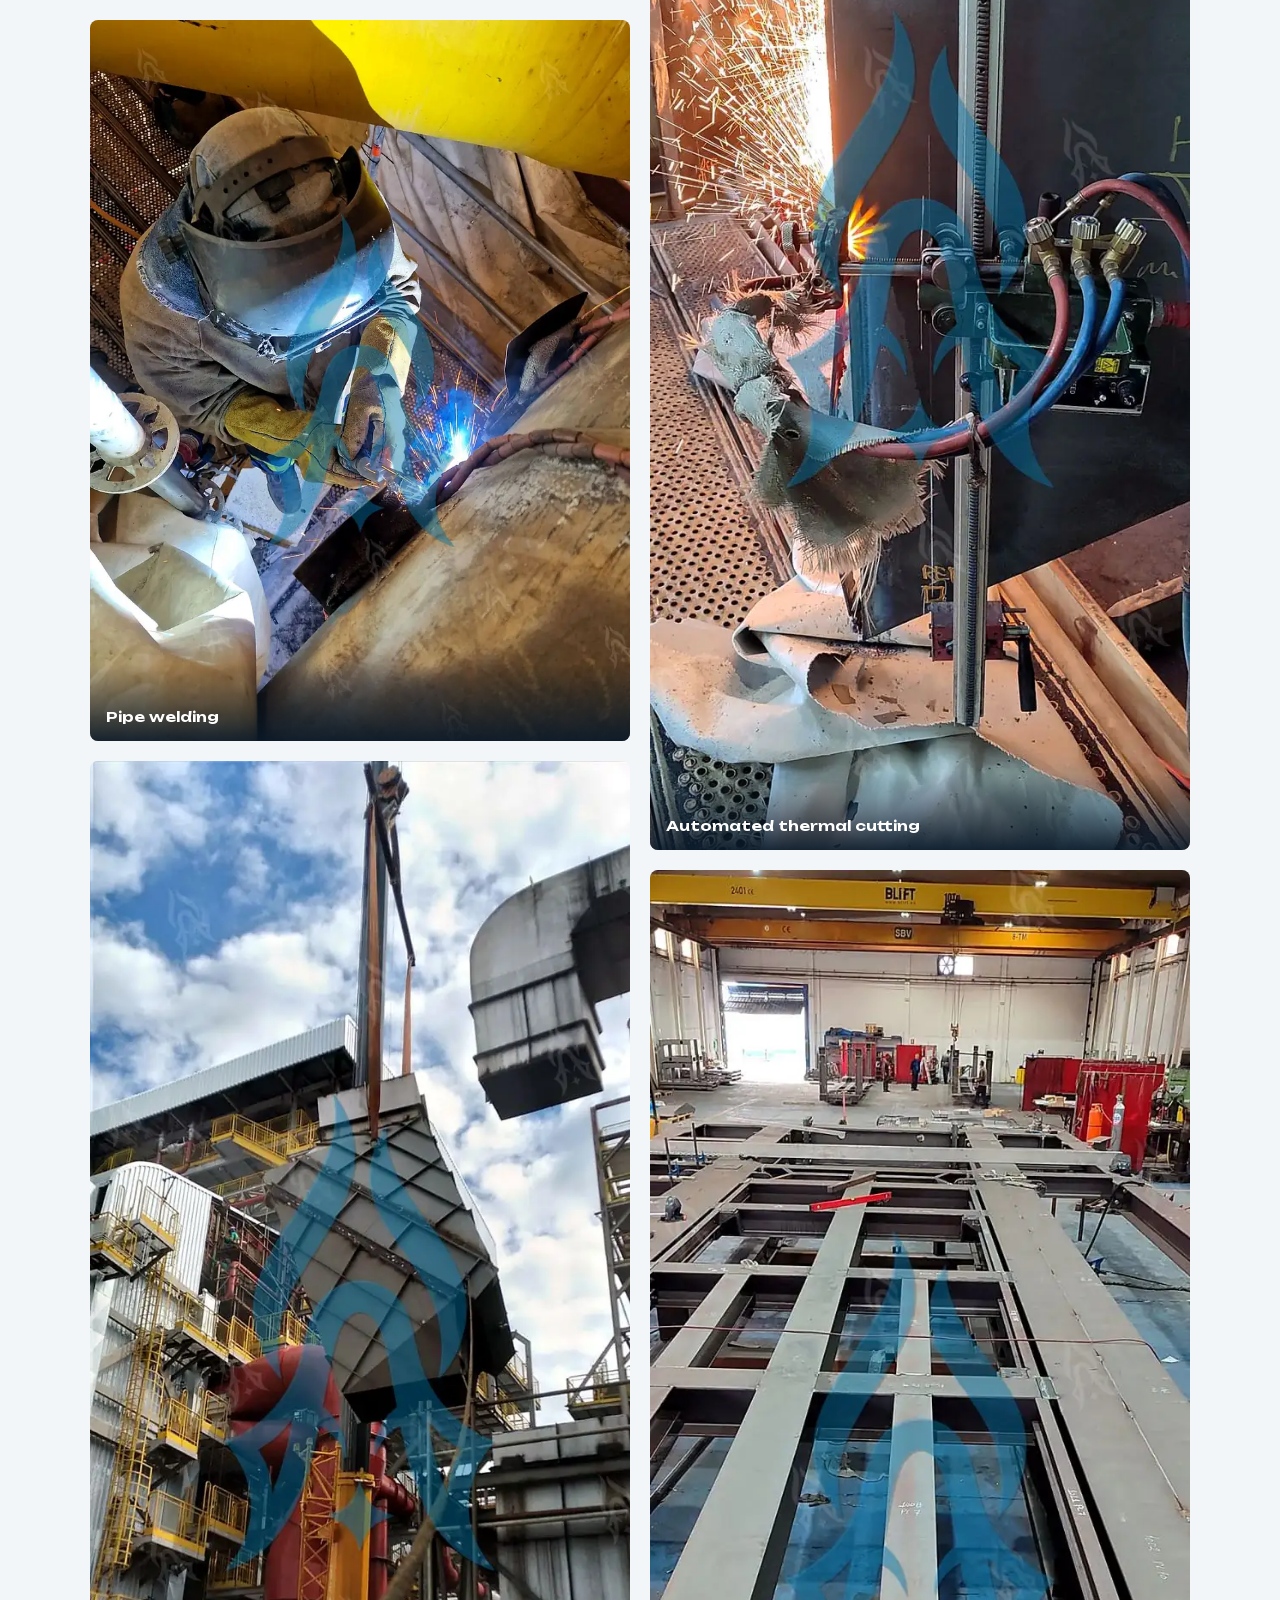
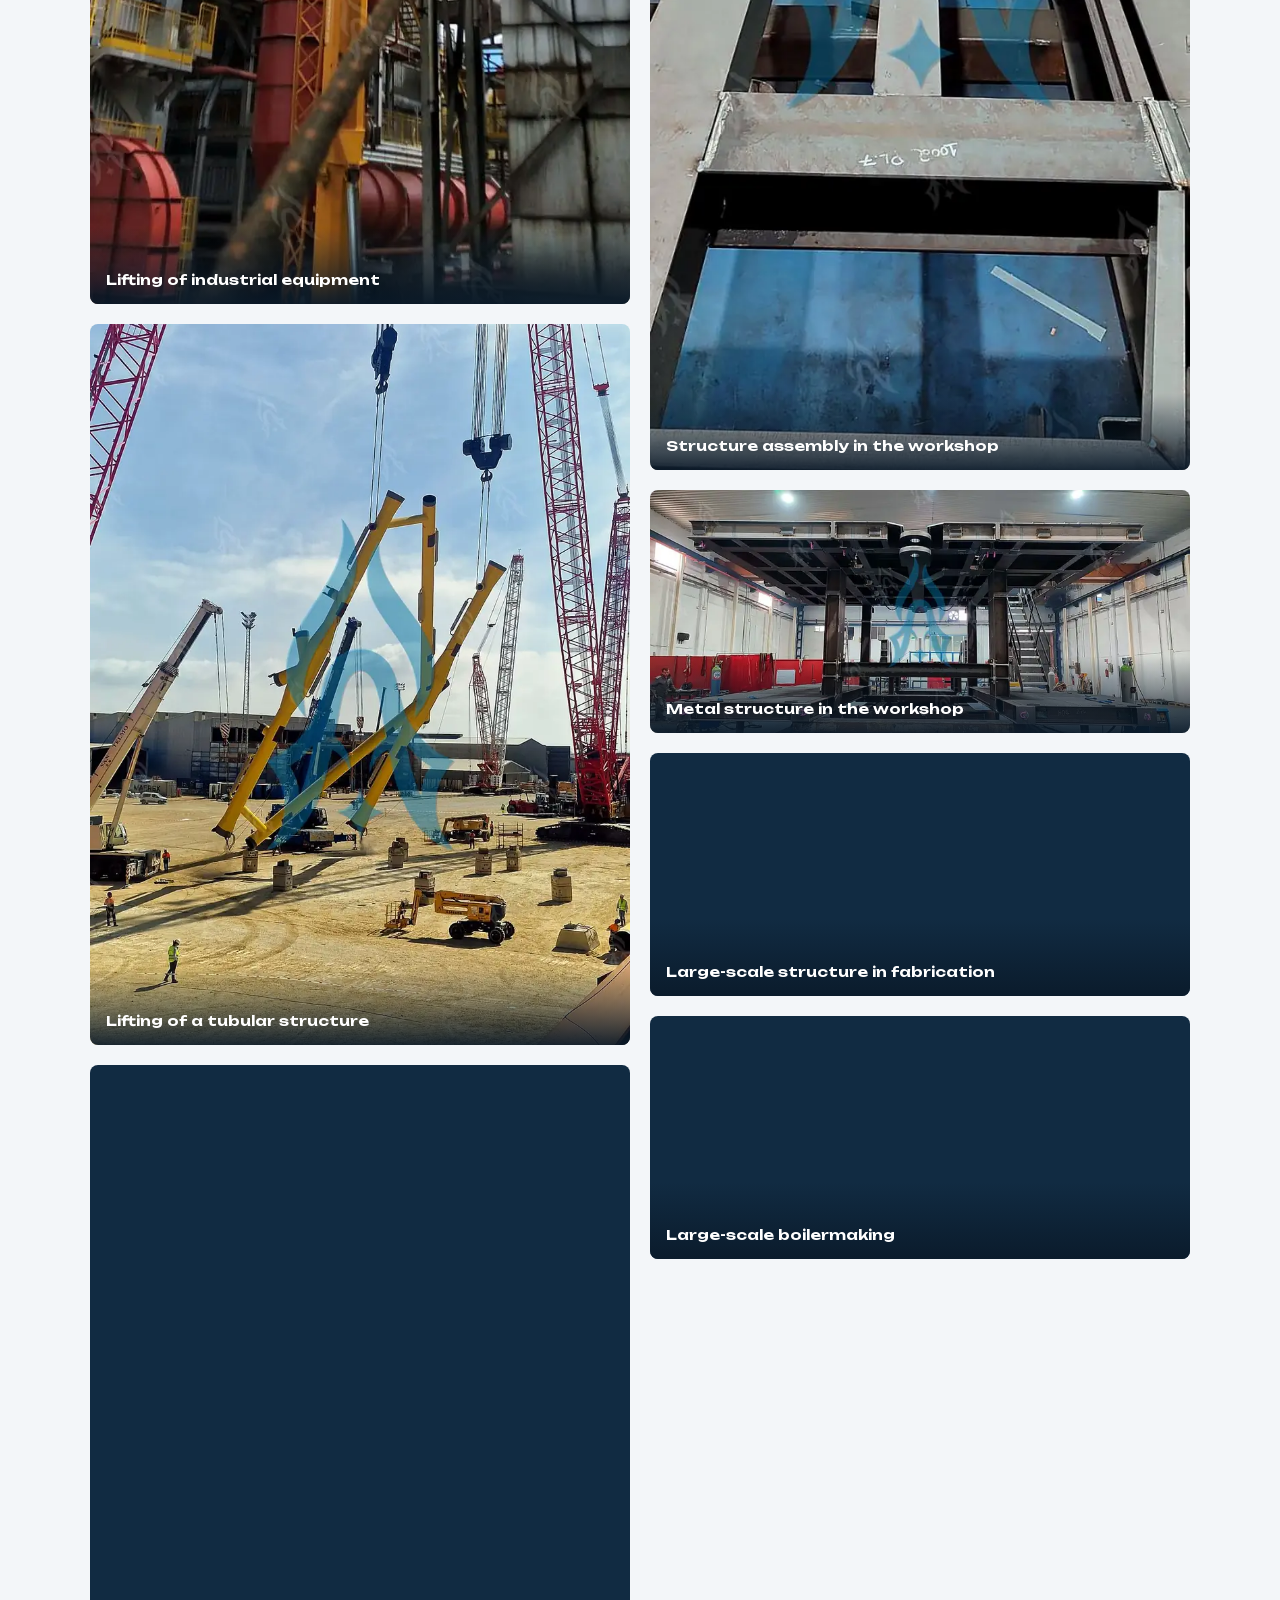
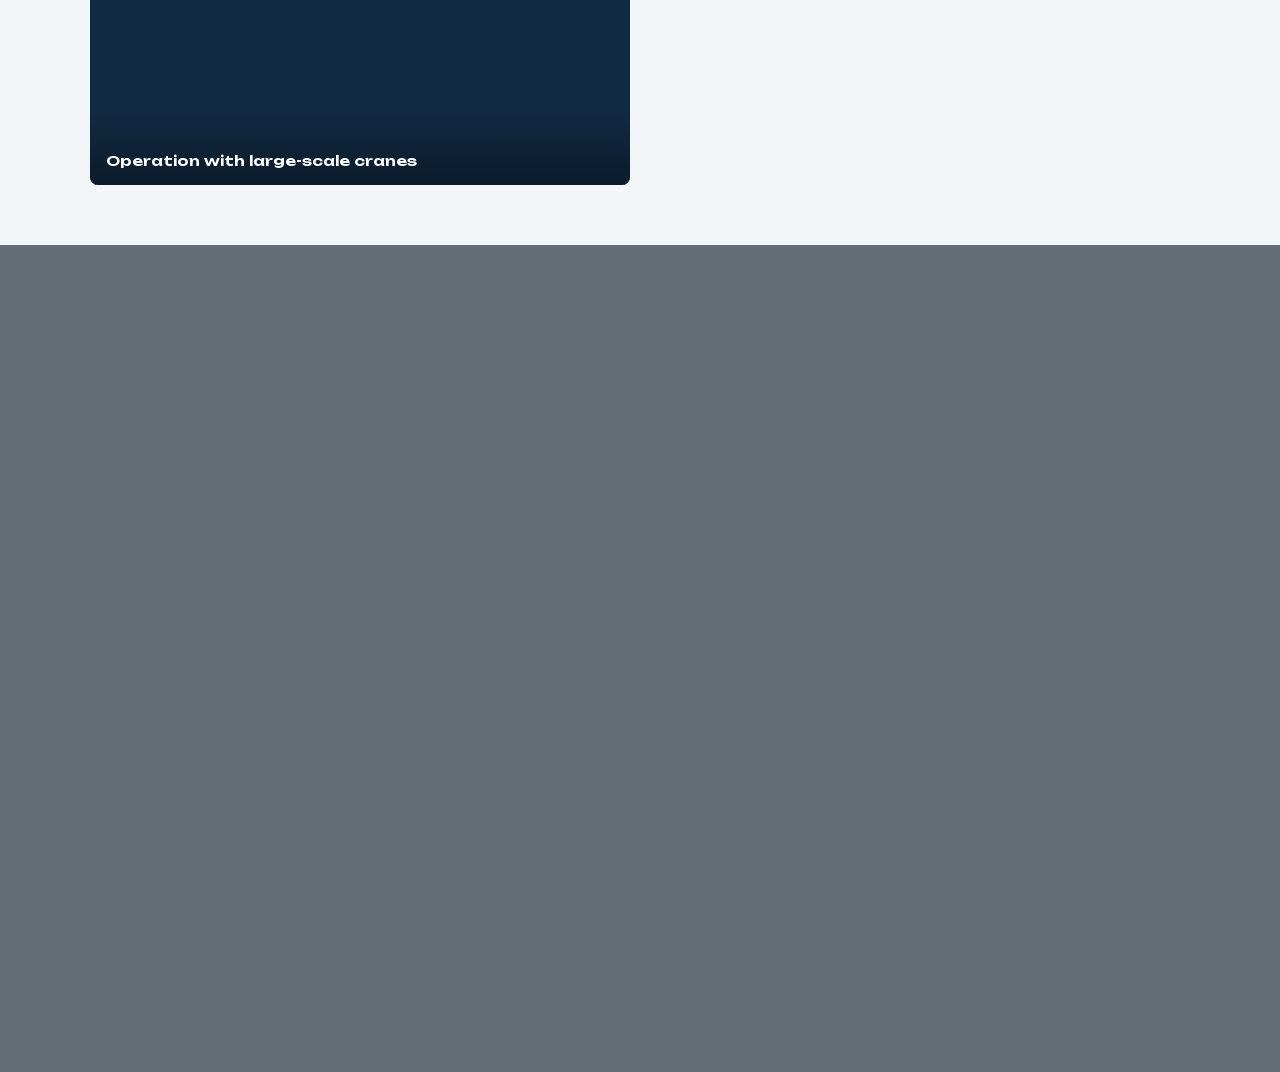
<file: projetos/index.html>
<!DOCTYPE html><html lang="pt-PT" data-i18n-src="/assets/i18n.0d779611.json"><head><meta charset="utf-8"><meta name="viewport" content="width=device-width, initial-scale=1, viewport-fit=cover"><title>RWS Europe — Projetos</title><meta name="description" content="RWS Europe — caldeiraria industrial, soldadura especializada e montagem e manutenção industrial em Coimbra, Portugal."><meta name="theme-color" content="#0A1A2A"><meta name="referrer" content="strict-origin-when-cross-origin"><link rel="icon" type="image/png" href="/assets/img/favicon.4f94e41d.png"><link rel="apple-touch-icon" href="/assets/img/touch.78b8cbd5.png"><link rel="preload" href="/assets/fonts/unbounded.2fb528ee.woff" as="font" type="font/woff" crossorigin><link rel="stylesheet" href="/assets/app.a75e9e98.css"><meta property="og:type" content="website"><meta property="og:title" content="RWS Europe — Projetos"><meta property="og:description" content="RWS Europe — caldeiraria industrial, soldadura especializada e montagem e manutenção industrial em Coimbra, Portugal."></head><body><canvas id="spark" aria-hidden="true"></canvas><svg aria-hidden="true" focusable="false" height="0" style="position:absolute" width="0"><symbol id="i-ph" viewbox="0 0 24 24"><path d="M6.6 10.8c1.4 2.8 3.8 5.2 6.6 6.6l2.2-2.2c.3-.3.7-.4 1-.2 1.1.4 2.3.6 3.6.6.6 0 1 .4 1 1V20c0 .6-.4 1-1 1C10.6 21 3 13.4 3 4c0-.6.4-1 1-1h3.5c.6 0 1 .4 1 1 0 1.3.2 2.5.6 3.6.1.3 0 .7-.2 1l-2.3 2.2z"></path></symbol><symbol id="i-ml" viewbox="0 0 24 24"><path d="M20 4H4a2 2 0 0 0-2 2v12a2 2 0 0 0 2 2h16a2 2 0 0 0 2-2V6a2 2 0 0 0-2-2zm0 4-8 5-8-5V6l8 5 8-5v2z"></path></symbol><symbol id="i-wa" viewbox="0 0 24 24"><path d="M12 2a10 10 0 0 0-8.6 15L2 22l5.2-1.4A10 10 0 1 0 12 2zm5.8 14.2c-.2.7-1.4 1.3-1.9 1.4-.5.1-1.1.1-1.8-.1-.4-.1-1-.3-1.7-.6-3-1.3-4.9-4.3-5-4.5-.1-.2-1.2-1.6-1.2-3s.8-2.1 1-2.4c.3-.3.6-.3.8-.3h.6c.2 0 .4 0 .6.5l.9 2.1c.1.2.1.4 0 .5l-.4.6-.4.4c-.1.2-.3.3-.1.6.2.3.8 1.3 1.7 2.1 1.2 1 2.2 1.4 2.5 1.5.3.1.4.1.6-.1l.8-1c.2-.2.4-.2.6-.1l2 1c.3.1.5.2.5.3.1.2.1.8-.1 1.5z"></path></symbol></svg><header class="nav" id="nav"><div class="nav-in"><a aria-label="RWS Europe" class="brand" href="/"><img alt="" height="84" src="/assets/img/logo.c78f8249.webp" width="47"/><span>RWS EUROPE</span></a><nav aria-label="Menu" class="menu" id="menu"><ul><li><a data-i18n="n0" data-route="inicio" href="/">Início</a></li><li><a data-i18n="n1" data-route="servicos" href="/servicos/">Serviços</a></li><li><a data-i18n="n2" data-route="sobre" href="/sobre/">Sobre</a></li><li><a aria-current="page" data-i18n="n3" data-route="projetos" href="/projetos/">Projetos</a></li><li><a data-i18n="n4" data-route="contactos" href="/contactos/">Contactos</a></li></ul></nav><div class="nav-r"><div aria-label="Idioma / Language" class="lang" role="group"><button aria-pressed="true" data-l="pt" type="button">PT</button><button aria-pressed="false" data-l="en" type="button">EN</button><button aria-pressed="false" data-l="es" type="button">ES</button></div><a class="btn sm ncta" data-i18n="n5" href="/contactos/">Pedir orçamento</a><button aria-controls="menu" aria-expanded="false" aria-label="Menu" class="burger" id="burger" type="button"><span></span><span></span><span></span></button></div></div></header><main id="main" tabindex="-1"><header class="band"><img alt="" class="bg" decoding="async" height="1333" loading="eager" sizes="100vw" src="/assets/img/p14-800.eecfbc85.webp" srcset="/assets/img/p14-480.dfa256a1.webp 480w, /assets/img/p14-800.eecfbc85.webp 800w, /assets/img/p14-1000.cc7abc2c.webp 1000w" width="1000"/><div class="w"><span class="tag" data-i18n="p_tag">Projetos</span><h1 data-i18n="p_h2">Trabalho em obra e em oficina</h1><p class="lead" data-i18n="p_sub">Toque numa fotografia para ampliar.</p><div aria-label="Filtro" class="chips" role="group"><button aria-pressed="true" class="chip-btn" data-f="a" data-i18n="f_all" type="button">Todas</button><button aria-pressed="false" class="chip-btn" data-f="o" data-i18n="f_obra" type="button">Em obra</button><button aria-pressed="false" class="chip-btn" data-f="i" data-i18n="f_ico" type="button">Montagem e içamento</button><button aria-pressed="false" class="chip-btn" data-f="w" data-i18n="f_of" type="button">Oficina</button></div></div></header><section class="sec" style="padding-top:clamp(32px,5vw,56px)"><div class="w" style="max-width:1100px"><div class="gal"><figure class="ph" data-c="o"><button aria-label="Ampliar fotografia" class="gallery-photo" type="button"><img alt="" data-full="/assets/img/p9-1200.ed7da0f8.webp" decoding="async" height="900" loading="lazy" sizes="(max-width:639px) 100vw, 550px" src="/assets/img/p9-800.4f79a278.webp" srcset="/assets/img/p9-480.a280822f.webp 480w, /assets/img/p9-800.4f79a278.webp 800w, /assets/img/p9-1000.616ec6b8.webp 1000w, /assets/img/p9-1200.ed7da0f8.webp 1200w" width="1200"/><figcaption data-i18n="i9">Estruturas tubulares em obra</figcaption></button></figure><figure class="ph" data-c="o"><button aria-label="Ampliar fotografia" class="gallery-photo" type="button"><img alt="" data-full="/assets/img/p11-1200.7fa4387c.webp" decoding="async" height="900" loading="lazy" sizes="(max-width:639px) 100vw, 550px" src="/assets/img/p11-800.3f7a93f4.webp" srcset="/assets/img/p11-480.bf950be3.webp 480w, /assets/img/p11-800.3f7a93f4.webp 800w, /assets/img/p11-1000.1ed1f43e.webp 1000w, /assets/img/p11-1200.7fa4387c.webp 1200w" width="1200"/><figcaption data-i18n="i11">Módulo em construção</figcaption></button></figure><figure class="ph" data-c="o"><button aria-label="Ampliar fotografia" class="gallery-photo" type="button"><img alt="" data-full="/assets/img/p14-1050.6a67dcce.webp" decoding="async" height="1400" loading="lazy" sizes="(max-width:639px) 100vw, 550px" src="/assets/img/p14-800.eecfbc85.webp" srcset="/assets/img/p14-480.dfa256a1.webp 480w, /assets/img/p14-800.eecfbc85.webp 800w, /assets/img/p14-1000.cc7abc2c.webp 1000w, /assets/img/p14-1050.6a67dcce.webp 1050w" width="1050"/><figcaption data-i18n="i14">Montagem de estruturas tubulares</figcaption></button></figure><figure class="ph" data-c="o"><button aria-label="Ampliar fotografia" class="gallery-photo" type="button"><img alt="" data-full="/assets/img/p16-1200.d2aefcc7.webp" decoding="async" height="900" loading="lazy" sizes="(max-width:639px) 100vw, 550px" src="/assets/img/p16-800.7d2bb6d3.webp" srcset="/assets/img/p16-480.cbbc6bd8.webp 480w, /assets/img/p16-800.7d2bb6d3.webp 800w, /assets/img/p16-1000.68742d82.webp 1000w, /assets/img/p16-1200.d2aefcc7.webp 1200w" width="1200"/><figcaption data-i18n="cap2">Estruturas tubulares de grande porte</figcaption></button></figure><figure class="ph" data-c="o"><button aria-label="Ampliar fotografia" class="gallery-photo" type="button"><img alt="" data-full="/assets/img/p8-1050.29ad8896.webp" decoding="async" height="1400" loading="lazy" sizes="(max-width:639px) 100vw, 550px" src="/assets/img/p8-800.13078113.webp" srcset="/assets/img/p8-480.4b0213e5.webp 480w, /assets/img/p8-800.13078113.webp 800w, /assets/img/p8-1050.29ad8896.webp 1050w" width="1050"/><figcaption data-i18n="cap1">Soldadura em obra</figcaption></button></figure><figure class="ph" data-c="o"><button aria-label="Ampliar fotografia" class="gallery-photo" type="button"><img alt="" data-full="/assets/img/p10-1050.910dd1dc.webp" decoding="async" height="1400" loading="lazy" sizes="(max-width:639px) 100vw, 550px" src="/assets/img/p10-800.7da14dac.webp" srcset="/assets/img/p10-480.5ba8cdb1.webp 480w, /assets/img/p10-800.7da14dac.webp 800w, /assets/img/p10-1050.910dd1dc.webp 1050w" width="1050"/><figcaption data-i18n="g2">Soldadura em tubagem</figcaption></button></figure><figure class="ph" data-c="i"><button aria-label="Ampliar fotografia" class="gallery-photo" type="button"><img alt="" data-full="/assets/img/p1-661.4297d01f.webp" decoding="async" height="1400" loading="lazy" sizes="(max-width:639px) 100vw, 550px" src="/assets/img/p1-480.08f2681a.webp" srcset="/assets/img/p1-480.08f2681a.webp 480w, /assets/img/p1-661.4297d01f.webp 661w" width="661"/><figcaption data-i18n="i1">Içamento de equipamento industrial</figcaption></button></figure><figure class="ph" data-c="i"><button aria-label="Ampliar fotografia" class="gallery-photo" type="button"><img alt="" data-full="/assets/img/p12-1050.b6340929.webp" decoding="async" height="1400" loading="lazy" sizes="(max-width:639px) 100vw, 550px" src="/assets/img/p12-800.287ba42b.webp" srcset="/assets/img/p12-480.1a3b0488.webp 480w, /assets/img/p12-800.287ba42b.webp 800w, /assets/img/p12-1050.b6340929.webp 1050w" width="1050"/><figcaption data-i18n="i12">Içamento de estrutura tubular</figcaption></button></figure><figure class="ph" data-c="i"><button aria-label="Ampliar fotografia" class="gallery-photo" type="button"><img alt="" data-full="/assets/img/p13-1050.ee1e9d2d.webp" decoding="async" height="1400" loading="lazy" sizes="(max-width:639px) 100vw, 550px" src="/assets/img/p13-800.d80c26de.webp" srcset="/assets/img/p13-480.f60af305.webp 480w, /assets/img/p13-800.d80c26de.webp 800w, /assets/img/p13-1050.ee1e9d2d.webp 1050w" width="1050"/><figcaption data-i18n="i13">Operação com gruas de grande porte</figcaption></button></figure><figure class="ph" data-c="i"><button aria-label="Ampliar fotografia" class="gallery-photo" type="button"><img alt="" data-full="/assets/img/p15-1200.0bed3882.webp" decoding="async" height="900" loading="lazy" sizes="(max-width:639px) 100vw, 550px" src="/assets/img/p15-800.687880c6.webp" srcset="/assets/img/p15-480.adda1db0.webp 480w, /assets/img/p15-800.687880c6.webp 800w, /assets/img/p15-1000.2db45a38.webp 1000w, /assets/img/p15-1200.0bed3882.webp 1200w" width="1200"/><figcaption data-i18n="i15">Montagem de módulo com gruas</figcaption></button></figure><figure class="ph" data-c="i"><button aria-label="Ampliar fotografia" class="gallery-photo" type="button"><img alt="" data-full="/assets/img/p17-1050.9fb71d20.webp" decoding="async" height="1400" loading="lazy" sizes="(max-width:639px) 100vw, 550px" src="/assets/img/p17-800.c4e837de.webp" srcset="/assets/img/p17-480.0e2fd54e.webp 480w, /assets/img/p17-800.c4e837de.webp 800w, /assets/img/p17-1050.9fb71d20.webp 1050w" width="1050"/><figcaption data-i18n="i17">Içamento de módulo estrutural</figcaption></button></figure><figure class="ph" data-c="w"><button aria-label="Ampliar fotografia" class="gallery-photo" type="button"><img alt="" data-full="/assets/img/p4-630.9a773dfd.webp" decoding="async" height="1400" loading="lazy" sizes="(max-width:639px) 100vw, 550px" src="/assets/img/p4-480.d6311dbf.webp" srcset="/assets/img/p4-480.d6311dbf.webp 480w, /assets/img/p4-630.9a773dfd.webp 630w" width="630"/><figcaption data-i18n="g4">Soldadura em oficina</figcaption></button></figure><figure class="ph" data-c="w"><button aria-label="Ampliar fotografia" class="gallery-photo" type="button"><img alt="" data-full="/assets/img/p7-630.ef79f2d6.webp" decoding="async" height="1400" loading="lazy" sizes="(max-width:639px) 100vw, 550px" src="/assets/img/p7-480.b5417d9d.webp" srcset="/assets/img/p7-480.b5417d9d.webp 480w, /assets/img/p7-630.ef79f2d6.webp 630w" width="630"/><figcaption data-i18n="g3">Corte térmico automatizado</figcaption></button></figure><figure class="ph" data-c="w"><button aria-label="Ampliar fotografia" class="gallery-photo" type="button"><img alt="" data-full="/assets/img/p5-630.df060641.webp" decoding="async" height="1400" loading="lazy" sizes="(max-width:639px) 100vw, 550px" src="/assets/img/p5-480.dfd58a4c.webp" srcset="/assets/img/p5-480.dfd58a4c.webp 480w, /assets/img/p5-630.df060641.webp 630w" width="630"/><figcaption data-i18n="i5">Montagem de estrutura em oficina</figcaption></button></figure><figure class="ph" data-c="w"><button aria-label="Ampliar fotografia" class="gallery-photo" type="button"><img alt="" data-full="/assets/img/p2-1200.dc9b8d21.webp" decoding="async" height="540" loading="lazy" sizes="(max-width:639px) 100vw, 550px" src="/assets/img/p2-800.fdee2ade.webp" srcset="/assets/img/p2-480.d60391b2.webp 480w, /assets/img/p2-800.fdee2ade.webp 800w, /assets/img/p2-1200.dc9b8d21.webp 1200w" width="1200"/><figcaption data-i18n="i2">Estrutura metálica em oficina</figcaption></button></figure><figure class="ph" data-c="w"><button aria-label="Ampliar fotografia" class="gallery-photo" type="button"><img alt="" data-full="/assets/img/p3-1200.4dbfa3ff.webp" decoding="async" height="540" loading="lazy" sizes="(max-width:639px) 100vw, 550px" src="/assets/img/p3-800.6efb3b62.webp" srcset="/assets/img/p3-480.50ce7c3f.webp 480w, /assets/img/p3-800.6efb3b62.webp 800w, /assets/img/p3-1200.4dbfa3ff.webp 1200w" width="1200"/><figcaption data-i18n="i3">Estrutura de grande porte em fabrico</figcaption></button></figure><figure class="ph" data-c="w"><button aria-label="Ampliar fotografia" class="gallery-photo" type="button"><img alt="" data-full="/assets/img/p6-1200.99dc4547.webp" decoding="async" height="540" loading="lazy" sizes="(max-width:639px) 100vw, 550px" src="/assets/img/p6-800.741f8bd4.webp" srcset="/assets/img/p6-480.16d82864.webp 480w, /assets/img/p6-800.741f8bd4.webp 800w, /assets/img/p6-1200.99dc4547.webp 1200w" width="1200"/><figcaption data-i18n="g9">Caldeiraria de grande porte</figcaption></button></figure></div></div></section></main><footer class="foot"><div class="w"><div class="fc"><a class="cb" href="tel:+351915585379"><svg aria-hidden="true" class="ic"><use href="#i-ph"></use></svg><span><b>+351 915 585 379</b><small>Samuel</small></span></a><a class="cb" href="tel:+351969764906"><svg aria-hidden="true" class="ic"><use href="#i-ph"></use></svg><span><b>+351 969 764 906</b><small>Bernardo</small></span></a><a class="cb" href="tel:+351926946962"><svg aria-hidden="true" class="ic"><use href="#i-ph"></use></svg><span><b>+351 926 946 962</b><small>Welington</small></span></a><a class="cb" href="tel:+351912683771"><svg aria-hidden="true" class="ic"><use href="#i-ph"></use></svg><span><b>+351 912 683 771</b><small>Ricardo</small></span></a><a class="cb" href="mailto:rwseuropeworks@gmail.com"><svg aria-hidden="true" class="ic"><use href="#i-ml"></use></svg><span><b>rwseuropeworks@<wbr/>gmail.com</b></span></a></div><div aria-label="Site" class="smap" role="navigation"><a href="/"><b data-i18n="n0">Início</b><small data-i18n="fd0">Página inicial</small></a><a href="/servicos/"><b data-i18n="n1">Serviços</b><small data-i18n="h_tag">Caldeiraria · Soldadura · Manutenção</small></a><a href="/sobre/"><b data-i18n="a_tag">Quem somos</b><small data-i18n="fd2">Conheça a empresa</small></a><a href="/projetos/"><b data-i18n="n3">Projetos</b><small data-i18n="fd3">Fotografias de obra e oficina</small></a><a href="/contactos/"><b data-i18n="n4">Contactos</b><small data-i18n="fd4">Telefone, email e mapa</small></a></div><p>© 2026 RWS Works Europe, Lda · Coimbra, Portugal</p></div></footer><div class="wam" id="wam"><div role="dialog" aria-modal="true"><div aria-labelledby="wat" aria-modal="true" class="wam-inner" id="wam" role="dialog"><div class="wb"><button aria-label="Fechar / Close" class="x" id="wax" type="button">×</button><h2 data-i18n="wa_t" id="wat">Com quem quer falar?</h2><a class="wo" href="https://wa.me/351915585379" rel="noopener noreferrer" target="_blank"><svg aria-hidden="true" class="ic"><use href="#i-wa"></use></svg><span><b>Samuel</b><small>+351 915 585 379</small></span></a><a class="wo" href="https://wa.me/351969764906" rel="noopener noreferrer" target="_blank"><svg aria-hidden="true" class="ic"><use href="#i-wa"></use></svg><span><b>Bernardo</b><small>+351 969 764 906</small></span></a><a class="wo" href="https://wa.me/351926946962" rel="noopener noreferrer" target="_blank"><svg aria-hidden="true" class="ic"><use href="#i-wa"></use></svg><span><b>Welington</b><small>+351 926 946 962</small></span></a><a class="wo" href="https://wa.me/351912683771" rel="noopener noreferrer" target="_blank"><svg aria-hidden="true" class="ic"><use href="#i-wa"></use></svg><span><b>Ricardo</b><small>+351 912 683 771</small></span></a></div></div></div></div><div class="lb" id="lb" role="dialog" aria-modal="true" aria-label="Fotografia"><button type="button" class="x" aria-label="Fechar fotografia">×</button><img alt="Projeto RWS Europe"></div><script src="/assets/app.2c1e2fd2.js" defer></script></body></html>
</file>
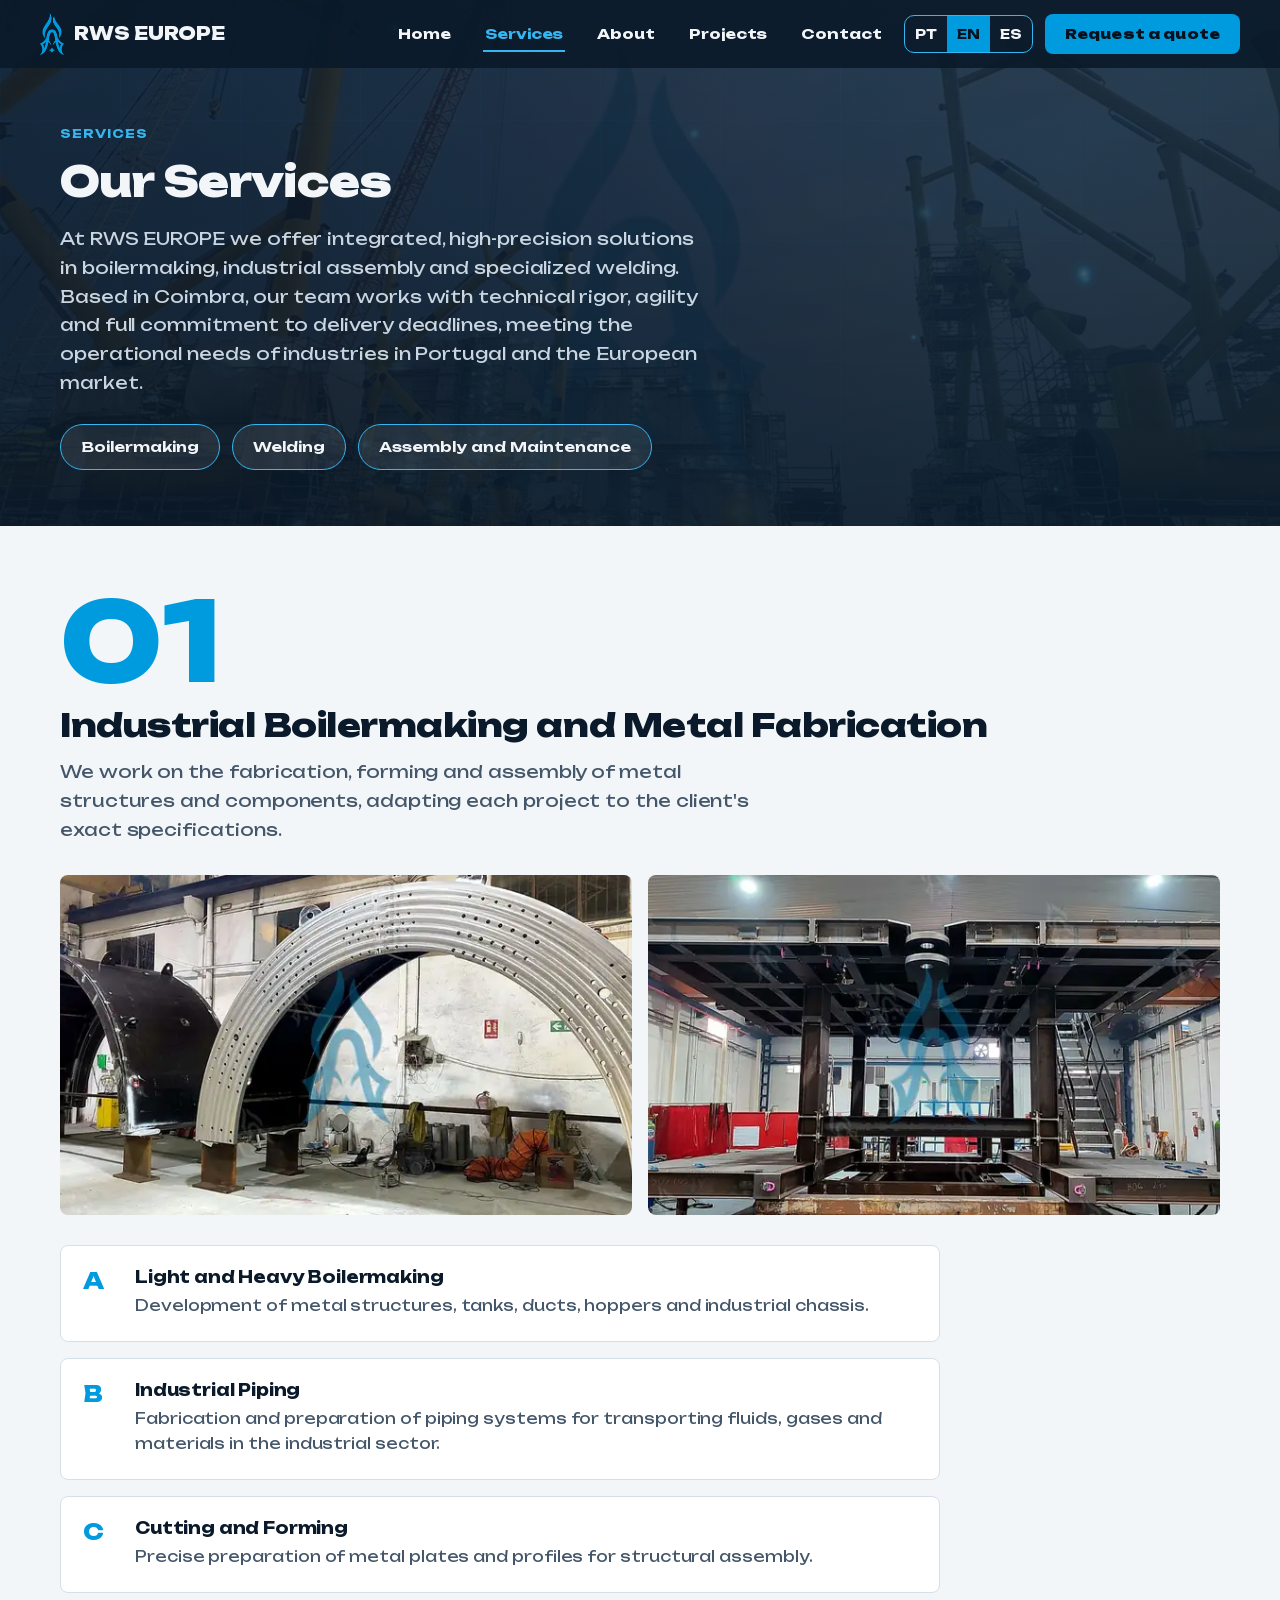
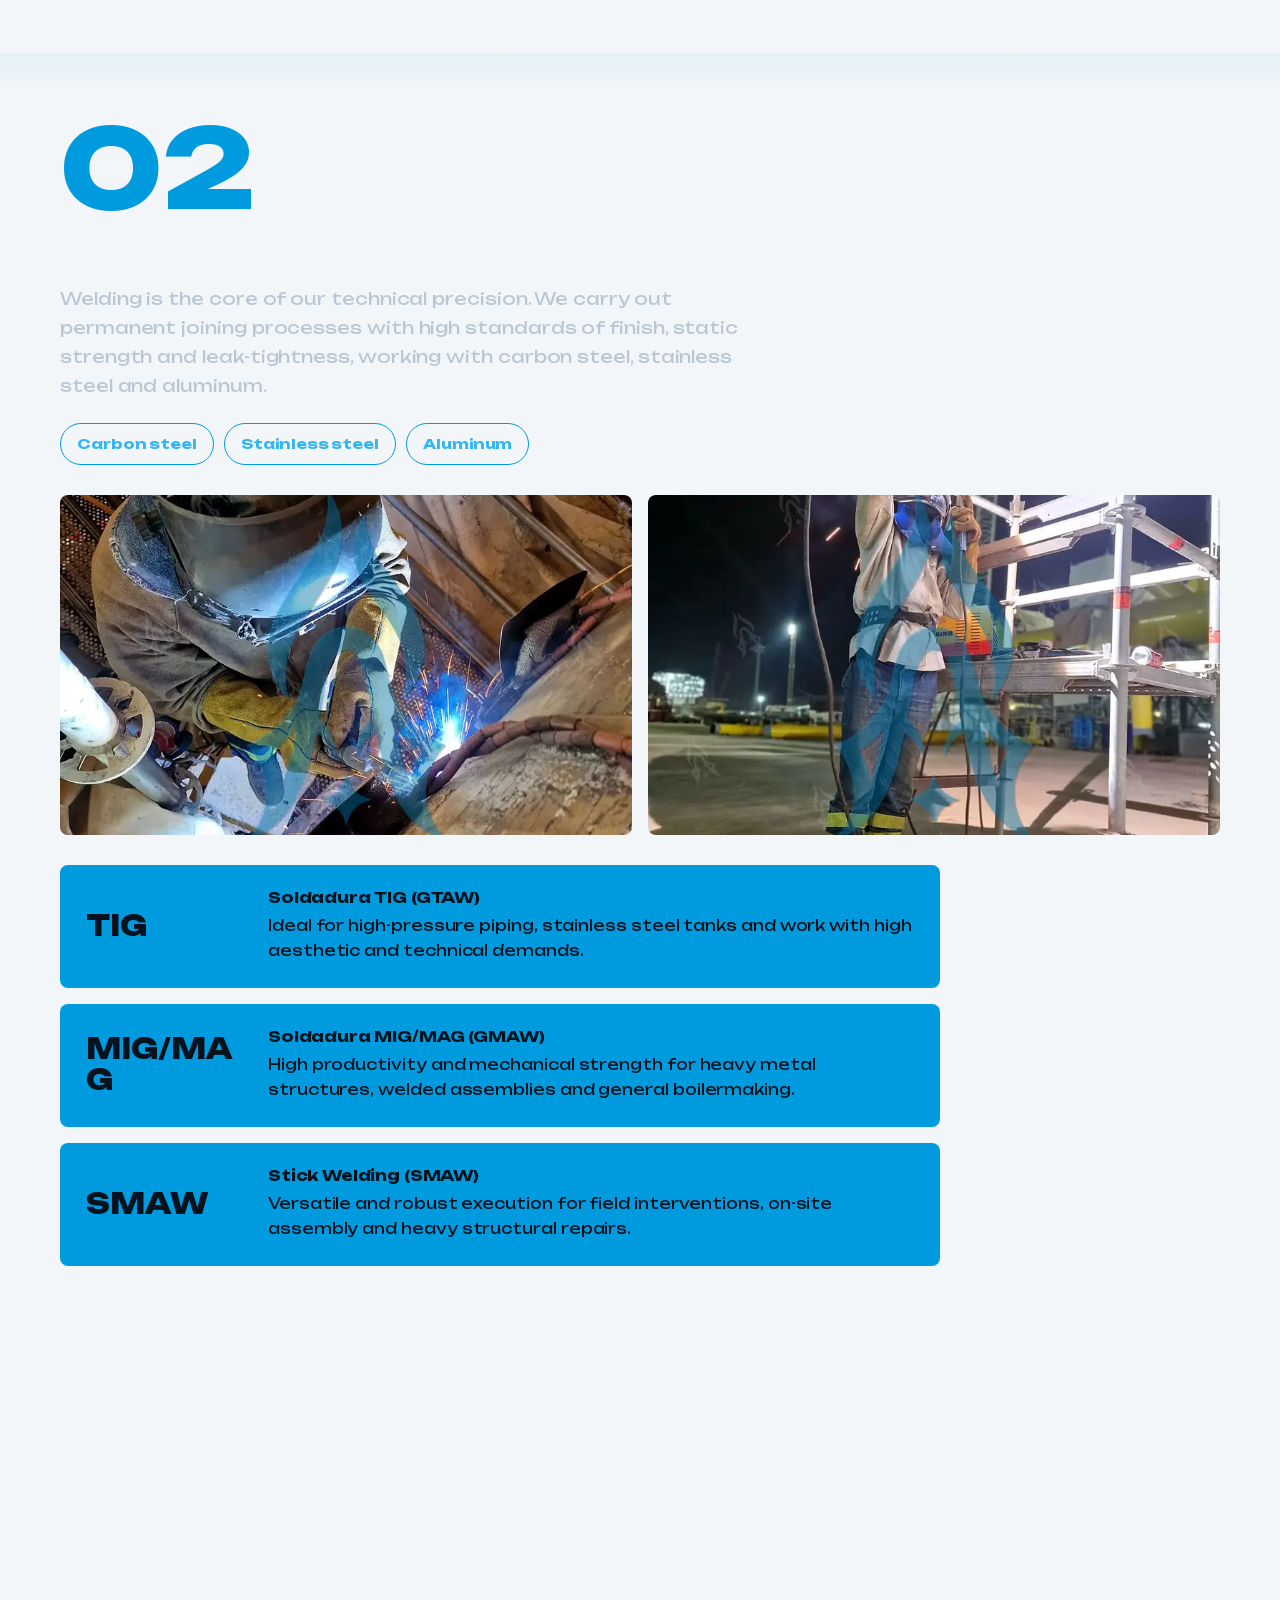
<file: servicos/index.html>
<!DOCTYPE html><html lang="pt-PT" data-i18n-src="/assets/i18n.0d779611.json"><head><meta charset="utf-8"><meta name="viewport" content="width=device-width, initial-scale=1, viewport-fit=cover"><title>RWS Europe — Serviços Industriais</title><meta name="description" content="RWS Europe — caldeiraria industrial, soldadura especializada e montagem e manutenção industrial em Coimbra, Portugal."><meta name="theme-color" content="#0A1A2A"><meta name="referrer" content="strict-origin-when-cross-origin"><link rel="icon" type="image/png" href="/assets/img/favicon.4f94e41d.png"><link rel="apple-touch-icon" href="/assets/img/touch.78b8cbd5.png"><link rel="preload" href="/assets/fonts/unbounded.2fb528ee.woff" as="font" type="font/woff" crossorigin><link rel="stylesheet" href="/assets/app.a75e9e98.css"><meta property="og:type" content="website"><meta property="og:title" content="RWS Europe — Serviços Industriais"><meta property="og:description" content="RWS Europe — caldeiraria industrial, soldadura especializada e montagem e manutenção industrial em Coimbra, Portugal."></head><body><canvas id="spark" aria-hidden="true"></canvas><svg aria-hidden="true" focusable="false" height="0" style="position:absolute" width="0"><symbol id="i-ph" viewbox="0 0 24 24"><path d="M6.6 10.8c1.4 2.8 3.8 5.2 6.6 6.6l2.2-2.2c.3-.3.7-.4 1-.2 1.1.4 2.3.6 3.6.6.6 0 1 .4 1 1V20c0 .6-.4 1-1 1C10.6 21 3 13.4 3 4c0-.6.4-1 1-1h3.5c.6 0 1 .4 1 1 0 1.3.2 2.5.6 3.6.1.3 0 .7-.2 1l-2.3 2.2z"></path></symbol><symbol id="i-ml" viewbox="0 0 24 24"><path d="M20 4H4a2 2 0 0 0-2 2v12a2 2 0 0 0 2 2h16a2 2 0 0 0 2-2V6a2 2 0 0 0-2-2zm0 4-8 5-8-5V6l8 5 8-5v2z"></path></symbol><symbol id="i-wa" viewbox="0 0 24 24"><path d="M12 2a10 10 0 0 0-8.6 15L2 22l5.2-1.4A10 10 0 1 0 12 2zm5.8 14.2c-.2.7-1.4 1.3-1.9 1.4-.5.1-1.1.1-1.8-.1-.4-.1-1-.3-1.7-.6-3-1.3-4.9-4.3-5-4.5-.1-.2-1.2-1.6-1.2-3s.8-2.1 1-2.4c.3-.3.6-.3.8-.3h.6c.2 0 .4 0 .6.5l.9 2.1c.1.2.1.4 0 .5l-.4.6-.4.4c-.1.2-.3.3-.1.6.2.3.8 1.3 1.7 2.1 1.2 1 2.2 1.4 2.5 1.5.3.1.4.1.6-.1l.8-1c.2-.2.4-.2.6-.1l2 1c.3.1.5.2.5.3.1.2.1.8-.1 1.5z"></path></symbol></svg><header class="nav" id="nav"><div class="nav-in"><a aria-label="RWS Europe" class="brand" href="/"><img alt="" height="84" src="/assets/img/logo.c78f8249.webp" width="47"/><span>RWS EUROPE</span></a><nav aria-label="Menu" class="menu" id="menu"><ul><li><a data-i18n="n0" data-route="inicio" href="/">Início</a></li><li><a aria-current="page" data-i18n="n1" data-route="servicos" href="/servicos/">Serviços</a></li><li><a data-i18n="n2" data-route="sobre" href="/sobre/">Sobre</a></li><li><a data-i18n="n3" data-route="projetos" href="/projetos/">Projetos</a></li><li><a data-i18n="n4" data-route="contactos" href="/contactos/">Contactos</a></li></ul></nav><div class="nav-r"><div aria-label="Idioma / Language" class="lang" role="group"><button aria-pressed="true" data-l="pt" type="button">PT</button><button aria-pressed="false" data-l="en" type="button">EN</button><button aria-pressed="false" data-l="es" type="button">ES</button></div><a class="btn sm ncta" data-i18n="n5" href="/contactos/">Pedir orçamento</a><button aria-controls="menu" aria-expanded="false" aria-label="Menu" class="burger" id="burger" type="button"><span></span><span></span><span></span></button></div></div></header><main id="main" tabindex="-1"><header class="band"><img alt="" class="bg" decoding="async" height="750" loading="eager" sizes="100vw" src="/assets/img/p9-800.4f79a278.webp" srcset="/assets/img/p9-480.a280822f.webp 480w, /assets/img/p9-800.4f79a278.webp 800w, /assets/img/p9-1000.616ec6b8.webp 1000w" width="1000"/><div class="w"><span class="tag" data-i18n="s_tag">Serviços</span><h1 data-i18n="sv_h">Os Nossos Serviços</h1><p class="lead" data-i18n="sv_i">Na RWS EUROPE, oferecemos soluções integradas e de alta precisão em caldeiraria, montagem industrial e soldadura especializada. Com sede em Coimbra, a nossa equipa atua com rigor técnico, agilidade e total compromisso com os prazos de entrega, atendendo às necessidades operacionais de indústrias em Portugal e no mercado europeu.</p><div class="chips"><button class="chip-btn" data-i18n="ch1" data-sc="sv1" type="button">Caldeiraria</button><button class="chip-btn" data-i18n="ch2" data-sc="sv2" type="button">Soldadura</button><button class="chip-btn" data-i18n="ch3" data-sc="sv3" type="button">Montagem e Manutenção</button></div></div></header><section class="sec sv" id="sv1"><div class="w rv"><div aria-hidden="true" class="svn">01</div><h2 data-i18n="sv1_t">Caldeiraria Industrial e Fabrico Metálico</h2><p class="sub" data-i18n="sv1_s">Trabalhamos no fabrico, conformação e montagem de estruturas e componentes metálicos, adaptando cada projeto às especificações exatas do cliente.</p><div class="strip"><img alt="" decoding="async" height="540" loading="lazy" sizes="(max-width:639px) 100vw, 580px" src="/assets/img/p6-800.741f8bd4.webp" srcset="/assets/img/p6-480.16d82864.webp 480w, /assets/img/p6-800.741f8bd4.webp 800w, /assets/img/p6-1200.99dc4547.webp 1200w" width="1200"/><img alt="" decoding="async" height="540" loading="lazy" sizes="(max-width:639px) 100vw, 580px" src="/assets/img/p2-800.fdee2ade.webp" srcset="/assets/img/p2-480.d60391b2.webp 480w, /assets/img/p2-800.fdee2ade.webp 800w, /assets/img/p2-1200.dc9b8d21.webp 1200w" width="1200"/></div><div class="fl"><div class="ft"><i>A</i><div><h3 data-i18n="sv1a_t">Caldeiraria Leve e Pesada</h3><p data-i18n="sv1a_d">Desenvolvimento de estruturas metálicas, reservatórios, condutas, tremonhas e chassis industriais.</p></div></div><div class="ft"><i>B</i><div><h3 data-i18n="sv1b_t">Tubagem Industrial</h3><p data-i18n="sv1b_d">Fabrico e preparação de sistemas de tubagem para transporte de fluídos, gases e materiais no setor industrial.</p></div></div><div class="ft"><i>C</i><div><h3 data-i18n="sv1c_t">Corte e Conformação</h3><p data-i18n="sv1c_d">Preparação precisa de chapas e perfis metálicos para montagem estrutural.</p></div></div></div></div></section><section class="sec sv dk" id="sv2"><div class="w rv"><div aria-hidden="true" class="svn">02</div><h2 data-i18n="sv2_t">Soldadura Especializada (MIG, TIG e Elétrodo)</h2><p class="sub" data-i18n="sv2_s">A soldadura é o núcleo da nossa precisão técnica. Executamos processos de união permanente com elevados padrões de acabamento, resistência estática e estanqueidade, trabalhando com aço carbono, aço inoxidável (inox) e alumínio.</p><div class="mats"><span data-i18n="mat1">Aço carbono</span><span data-i18n="mat2">Aço inoxidável (inox)</span><span data-i18n="mat3">Alumínio</span></div><div class="strip"><img alt="" decoding="async" height="1400" loading="lazy" sizes="(max-width:639px) 100vw, 580px" src="/assets/img/p10-800.7da14dac.webp" srcset="/assets/img/p10-480.5ba8cdb1.webp 480w, /assets/img/p10-800.7da14dac.webp 800w, /assets/img/p10-1050.910dd1dc.webp 1050w" width="1050"/><img alt="" decoding="async" height="1400" loading="lazy" sizes="(max-width:639px) 100vw, 580px" src="/assets/img/p8-800.13078113.webp" srcset="/assets/img/p8-480.4b0213e5.webp 480w, /assets/img/p8-800.13078113.webp 800w, /assets/img/p8-1050.29ad8896.webp 1050w" width="1050"/></div><div class="pcs"><div class="pc"><b>TIG</b><div><h3>Soldadura TIG (GTAW)</h3><p data-i18n="sv2a_d">Ideal para tubagens de alta pressão, depósitos em aço inox e trabalhos de elevada exigência estética e técnica.</p></div></div><div class="pc"><b>MIG/MAG</b><div><h3>Soldadura MIG/MAG (GMAW)</h3><p data-i18n="sv2b_d">Alta produtividade e resistência mecânica para estruturas metálicas pesadas, conjuntos soldados e caldeiraria em geral.</p></div></div><div class="pc"><b>SMAW</b><div><h3 data-i18n="sv2c_t">Soldadura por Elétrodo Revestido (SMAW)</h3><p data-i18n="sv2c_d">Execução versátil e robusta para intervenções em campo, montagens no local e reparações estruturais pesadas.</p></div></div></div></div></section><section class="sec sv" id="sv3"><div class="w rv"><div aria-hidden="true" class="svn">03</div><h2 data-i18n="sv3_t">Montagem e Manutenção Industrial</h2><p class="sub" data-i18n="sv3_s">Além do fabrico em oficina, garantimos a integração dos equipamentos e a continuidade operacional das instalações dos nossos clientes.</p><div class="strip"><img alt="" decoding="async" height="1400" loading="lazy" sizes="(max-width:639px) 100vw, 580px" src="/assets/img/p17-800.c4e837de.webp" srcset="/assets/img/p17-480.0e2fd54e.webp 480w, /assets/img/p17-800.c4e837de.webp 800w, /assets/img/p17-1050.9fb71d20.webp 1050w" width="1050"/><img alt="" decoding="async" height="1400" loading="lazy" sizes="(max-width:639px) 100vw, 580px" src="/assets/img/p12-800.287ba42b.webp" srcset="/assets/img/p12-480.1a3b0488.webp 480w, /assets/img/p12-800.287ba42b.webp 800w, /assets/img/p12-1050.b6340929.webp 1050w" width="1050"/></div><div class="fl"><div class="ft"><i>A</i><div><h3 data-i18n="sv3a_t">Montagens Industriais no Local</h3><p data-i18n="sv3a_d">Instalação de estruturas metálicas, linhas de tubagem e componentes fabris diretamente nas instalações do cliente.</p></div></div><div class="ft"><i>B</i><div><h3 data-i18n="sv3b_t">Manutenção Preventiva e Corretiva</h3><p data-i18n="sv3b_d">Diagnóstico, reparação de desgastes em estruturas metálicas, substituição de troços de tubagem e reforços de solda.</p></div></div><div class="ft"><i>C</i><div><h3 data-i18n="sv3c_t">Parcerias de Subcontratação</h3><p data-i18n="sv3c_d">Apoio à capacidade fabril de grandes empresas metalomecânicas para resposta a picos de produção.</p></div></div></div></div></section><section class="sec dk"><div class="w rv"><h2 class="h2" data-i18n="why_t">Porquê Escolher a RWS EUROPE?</h2><div class="cards"><article class="card"><div class="card-b"><span class="num">01</span><h3 data-i18n="why1_t">Rigor Técnico</h3><p data-i18n="why1_d">Cumprimento rigoroso do projeto executivo e normas de segurança industriais.</p></div></article><article class="card"><div class="card-b"><span class="num">02</span><h3 data-i18n="why2_t">Versatilidade de Processos</h3><p data-i18n="why2_d">Domínio de múltiplos métodos de soldadura e materiais fabris.</p></div></article><article class="card"><div class="card-b"><span class="num">03</span><h3 data-i18n="why3_t">Mobilidade Operacional</h3><p data-i18n="why3_d">Capacidade de resposta rápida a partir de Coimbra para intervenções fabris ou em obra.</p></div></article></div><p class="mt"><a class="btn" data-i18n="ct_b" href="/contactos/">Contacte-nos</a></p></div></section></main><footer class="foot"><div class="w"><div class="fc"><a class="cb" href="tel:+351915585379"><svg aria-hidden="true" class="ic"><use href="#i-ph"></use></svg><span><b>+351 915 585 379</b><small>Samuel</small></span></a><a class="cb" href="tel:+351969764906"><svg aria-hidden="true" class="ic"><use href="#i-ph"></use></svg><span><b>+351 969 764 906</b><small>Bernardo</small></span></a><a class="cb" href="tel:+351926946962"><svg aria-hidden="true" class="ic"><use href="#i-ph"></use></svg><span><b>+351 926 946 962</b><small>Welington</small></span></a><a class="cb" href="tel:+351912683771"><svg aria-hidden="true" class="ic"><use href="#i-ph"></use></svg><span><b>+351 912 683 771</b><small>Ricardo</small></span></a><a class="cb" href="mailto:rwseuropeworks@gmail.com"><svg aria-hidden="true" class="ic"><use href="#i-ml"></use></svg><span><b>rwseuropeworks@<wbr/>gmail.com</b></span></a></div><div aria-label="Site" class="smap" role="navigation"><a href="/"><b data-i18n="n0">Início</b><small data-i18n="fd0">Página inicial</small></a><a href="/servicos/"><b data-i18n="n1">Serviços</b><small data-i18n="h_tag">Caldeiraria · Soldadura · Manutenção</small></a><a href="/sobre/"><b data-i18n="a_tag">Quem somos</b><small data-i18n="fd2">Conheça a empresa</small></a><a href="/projetos/"><b data-i18n="n3">Projetos</b><small data-i18n="fd3">Fotografias de obra e oficina</small></a><a href="/contactos/"><b data-i18n="n4">Contactos</b><small data-i18n="fd4">Telefone, email e mapa</small></a></div><p>© 2026 RWS Works Europe, Lda · Coimbra, Portugal</p></div></footer><div class="wam" id="wam"><div role="dialog" aria-modal="true"><div aria-labelledby="wat" aria-modal="true" class="wam-inner" id="wam" role="dialog"><div class="wb"><button aria-label="Fechar / Close" class="x" id="wax" type="button">×</button><h2 data-i18n="wa_t" id="wat">Com quem quer falar?</h2><a class="wo" href="https://wa.me/351915585379" rel="noopener noreferrer" target="_blank"><svg aria-hidden="true" class="ic"><use href="#i-wa"></use></svg><span><b>Samuel</b><small>+351 915 585 379</small></span></a><a class="wo" href="https://wa.me/351969764906" rel="noopener noreferrer" target="_blank"><svg aria-hidden="true" class="ic"><use href="#i-wa"></use></svg><span><b>Bernardo</b><small>+351 969 764 906</small></span></a><a class="wo" href="https://wa.me/351926946962" rel="noopener noreferrer" target="_blank"><svg aria-hidden="true" class="ic"><use href="#i-wa"></use></svg><span><b>Welington</b><small>+351 926 946 962</small></span></a><a class="wo" href="https://wa.me/351912683771" rel="noopener noreferrer" target="_blank"><svg aria-hidden="true" class="ic"><use href="#i-wa"></use></svg><span><b>Ricardo</b><small>+351 912 683 771</small></span></a></div></div></div></div><div class="lb" id="lb" role="dialog" aria-modal="true" aria-label="Fotografia"><button type="button" class="x" aria-label="Fechar fotografia">×</button><img alt="Projeto RWS Europe"></div><script src="/assets/app.2c1e2fd2.js" defer></script></body></html>
</file>
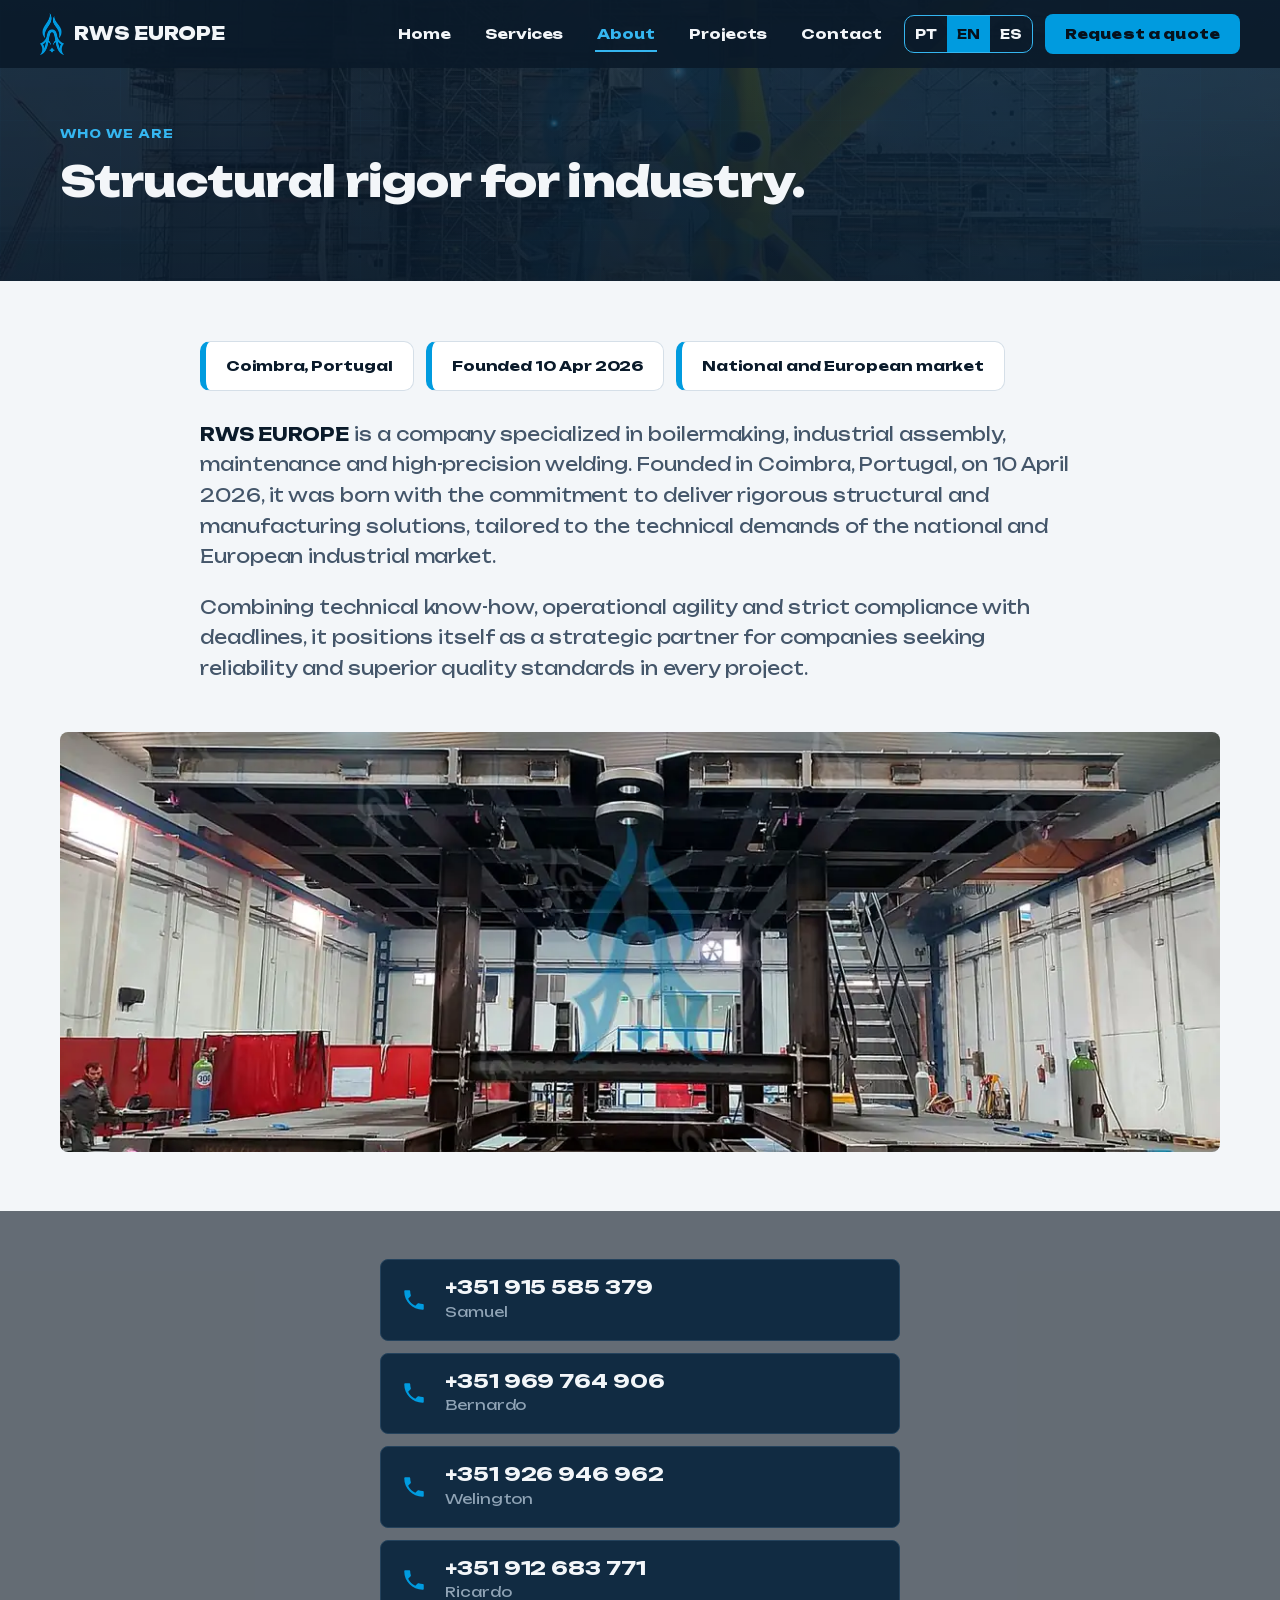
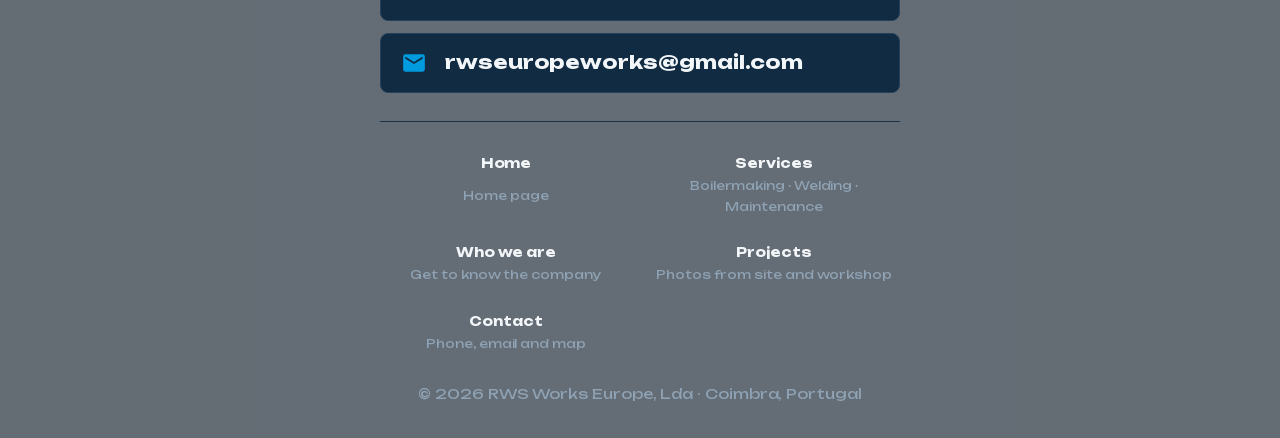
<file: sobre/index.html>
<!DOCTYPE html><html lang="pt-PT" data-i18n-src="/assets/i18n.0d779611.json"><head><meta charset="utf-8"><meta name="viewport" content="width=device-width, initial-scale=1, viewport-fit=cover"><title>RWS Europe — Sobre a Empresa</title><meta name="description" content="RWS Europe — caldeiraria industrial, soldadura especializada e montagem e manutenção industrial em Coimbra, Portugal."><meta name="theme-color" content="#0A1A2A"><meta name="referrer" content="strict-origin-when-cross-origin"><link rel="icon" type="image/png" href="/assets/img/favicon.4f94e41d.png"><link rel="apple-touch-icon" href="/assets/img/touch.78b8cbd5.png"><link rel="preload" href="/assets/fonts/unbounded.2fb528ee.woff" as="font" type="font/woff" crossorigin><link rel="stylesheet" href="/assets/app.a75e9e98.css"><meta property="og:type" content="website"><meta property="og:title" content="RWS Europe — Sobre a Empresa"><meta property="og:description" content="RWS Europe — caldeiraria industrial, soldadura especializada e montagem e manutenção industrial em Coimbra, Portugal."></head><body><canvas id="spark" aria-hidden="true"></canvas><svg aria-hidden="true" focusable="false" height="0" style="position:absolute" width="0"><symbol id="i-ph" viewbox="0 0 24 24"><path d="M6.6 10.8c1.4 2.8 3.8 5.2 6.6 6.6l2.2-2.2c.3-.3.7-.4 1-.2 1.1.4 2.3.6 3.6.6.6 0 1 .4 1 1V20c0 .6-.4 1-1 1C10.6 21 3 13.4 3 4c0-.6.4-1 1-1h3.5c.6 0 1 .4 1 1 0 1.3.2 2.5.6 3.6.1.3 0 .7-.2 1l-2.3 2.2z"></path></symbol><symbol id="i-ml" viewbox="0 0 24 24"><path d="M20 4H4a2 2 0 0 0-2 2v12a2 2 0 0 0 2 2h16a2 2 0 0 0 2-2V6a2 2 0 0 0-2-2zm0 4-8 5-8-5V6l8 5 8-5v2z"></path></symbol><symbol id="i-wa" viewbox="0 0 24 24"><path d="M12 2a10 10 0 0 0-8.6 15L2 22l5.2-1.4A10 10 0 1 0 12 2zm5.8 14.2c-.2.7-1.4 1.3-1.9 1.4-.5.1-1.1.1-1.8-.1-.4-.1-1-.3-1.7-.6-3-1.3-4.9-4.3-5-4.5-.1-.2-1.2-1.6-1.2-3s.8-2.1 1-2.4c.3-.3.6-.3.8-.3h.6c.2 0 .4 0 .6.5l.9 2.1c.1.2.1.4 0 .5l-.4.6-.4.4c-.1.2-.3.3-.1.6.2.3.8 1.3 1.7 2.1 1.2 1 2.2 1.4 2.5 1.5.3.1.4.1.6-.1l.8-1c.2-.2.4-.2.6-.1l2 1c.3.1.5.2.5.3.1.2.1.8-.1 1.5z"></path></symbol></svg><header class="nav" id="nav"><div class="nav-in"><a aria-label="RWS Europe" class="brand" href="/"><img alt="" height="84" src="/assets/img/logo.c78f8249.webp" width="47"/><span>RWS EUROPE</span></a><nav aria-label="Menu" class="menu" id="menu"><ul><li><a data-i18n="n0" data-route="inicio" href="/">Início</a></li><li><a data-i18n="n1" data-route="servicos" href="/servicos/">Serviços</a></li><li><a aria-current="page" data-i18n="n2" data-route="sobre" href="/sobre/">Sobre</a></li><li><a data-i18n="n3" data-route="projetos" href="/projetos/">Projetos</a></li><li><a data-i18n="n4" data-route="contactos" href="/contactos/">Contactos</a></li></ul></nav><div class="nav-r"><div aria-label="Idioma / Language" class="lang" role="group"><button aria-pressed="true" data-l="pt" type="button">PT</button><button aria-pressed="false" data-l="en" type="button">EN</button><button aria-pressed="false" data-l="es" type="button">ES</button></div><a class="btn sm ncta" data-i18n="n5" href="/contactos/">Pedir orçamento</a><button aria-controls="menu" aria-expanded="false" aria-label="Menu" class="burger" id="burger" type="button"><span></span><span></span><span></span></button></div></div></header><main id="main" tabindex="-1"><header class="band"><img alt="" class="bg" decoding="async" height="750" loading="eager" sizes="100vw" src="/assets/img/p11-800.3f7a93f4.webp" srcset="/assets/img/p11-480.bf950be3.webp 480w, /assets/img/p11-800.3f7a93f4.webp 800w, /assets/img/p11-1000.1ed1f43e.webp 1000w" width="1000"/><div class="w"><span class="tag" data-i18n="a_tag">Quem somos</span><h1 data-i18n="a_h2">Rigor estrutural para a indústria.</h1></div></header><section class="sec"><div class="w narrow rv"><div class="chips-i"><span class="chip">Coimbra, Portugal</span><span class="chip" data-i18n="chip2">Fundada a 10 abr. 2026</span><span class="chip" data-i18n="chip3">Mercado nacional e europeu</span></div><div class="prose"><p data-i18n="a_p1" data-rich="">A <b>RWS EUROPE</b> é uma empresa especializada em caldeiraria, montagem industrial, manutenção e soldadura de alta precisão. Fundada em Coimbra, Portugal, a 10 de abril de 2026, nasceu com o compromisso de entregar soluções estruturais e fabris rigorosas, adaptadas às exigências técnicas do mercado industrial nacional e europeu.</p><p data-i18n="a_p2">Combinando know-how técnico, agilidade operacional e o cumprimento estrito de prazos, posiciona-se como parceiro estratégico para empresas que procuram fiabilidade e padrões de qualidade superiores em cada projeto.</p></div></div><div class="w rv"><img alt="" class="wide" decoding="async" height="540" loading="lazy" sizes="(max-width:1160px) 100vw, 1160px" src="/assets/img/p2-800.fdee2ade.webp" srcset="/assets/img/p2-480.d60391b2.webp 480w, /assets/img/p2-800.fdee2ade.webp 800w, /assets/img/p2-1200.dc9b8d21.webp 1200w" width="1200"/></div></section></main><footer class="foot"><div class="w"><div class="fc"><a class="cb" href="tel:+351915585379"><svg aria-hidden="true" class="ic"><use href="#i-ph"></use></svg><span><b>+351 915 585 379</b><small>Samuel</small></span></a><a class="cb" href="tel:+351969764906"><svg aria-hidden="true" class="ic"><use href="#i-ph"></use></svg><span><b>+351 969 764 906</b><small>Bernardo</small></span></a><a class="cb" href="tel:+351926946962"><svg aria-hidden="true" class="ic"><use href="#i-ph"></use></svg><span><b>+351 926 946 962</b><small>Welington</small></span></a><a class="cb" href="tel:+351912683771"><svg aria-hidden="true" class="ic"><use href="#i-ph"></use></svg><span><b>+351 912 683 771</b><small>Ricardo</small></span></a><a class="cb" href="mailto:rwseuropeworks@gmail.com"><svg aria-hidden="true" class="ic"><use href="#i-ml"></use></svg><span><b>rwseuropeworks@<wbr/>gmail.com</b></span></a></div><div aria-label="Site" class="smap" role="navigation"><a href="/"><b data-i18n="n0">Início</b><small data-i18n="fd0">Página inicial</small></a><a href="/servicos/"><b data-i18n="n1">Serviços</b><small data-i18n="h_tag">Caldeiraria · Soldadura · Manutenção</small></a><a href="/sobre/"><b data-i18n="a_tag">Quem somos</b><small data-i18n="fd2">Conheça a empresa</small></a><a href="/projetos/"><b data-i18n="n3">Projetos</b><small data-i18n="fd3">Fotografias de obra e oficina</small></a><a href="/contactos/"><b data-i18n="n4">Contactos</b><small data-i18n="fd4">Telefone, email e mapa</small></a></div><p>© 2026 RWS Works Europe, Lda · Coimbra, Portugal</p></div></footer><div class="wam" id="wam"><div role="dialog" aria-modal="true"><div aria-labelledby="wat" aria-modal="true" class="wam-inner" id="wam" role="dialog"><div class="wb"><button aria-label="Fechar / Close" class="x" id="wax" type="button">×</button><h2 data-i18n="wa_t" id="wat">Com quem quer falar?</h2><a class="wo" href="https://wa.me/351915585379" rel="noopener noreferrer" target="_blank"><svg aria-hidden="true" class="ic"><use href="#i-wa"></use></svg><span><b>Samuel</b><small>+351 915 585 379</small></span></a><a class="wo" href="https://wa.me/351969764906" rel="noopener noreferrer" target="_blank"><svg aria-hidden="true" class="ic"><use href="#i-wa"></use></svg><span><b>Bernardo</b><small>+351 969 764 906</small></span></a><a class="wo" href="https://wa.me/351926946962" rel="noopener noreferrer" target="_blank"><svg aria-hidden="true" class="ic"><use href="#i-wa"></use></svg><span><b>Welington</b><small>+351 926 946 962</small></span></a><a class="wo" href="https://wa.me/351912683771" rel="noopener noreferrer" target="_blank"><svg aria-hidden="true" class="ic"><use href="#i-wa"></use></svg><span><b>Ricardo</b><small>+351 912 683 771</small></span></a></div></div></div></div><div class="lb" id="lb" role="dialog" aria-modal="true" aria-label="Fotografia"><button type="button" class="x" aria-label="Fechar fotografia">×</button><img alt="Projeto RWS Europe"></div><script src="/assets/app.2c1e2fd2.js" defer></script></body></html>
</file>
<file: assets/app.a75e9e98.css>
:root{--bg:#F3F6F9;--bg2:#FFFFFF;--tx:#0A1A2A;--mu:#44566A;--ln:#D5DFE8;--bl:#009BDF;--bd:#007AB0;--nv:#0A1A2A;--gr:#112B42;--lt:#35B6F0;--ember-ice:#EBF8FF;--fh:'Unbounded','Montserrat',Arial,sans-serif;--fb:'Montserrat',Arial,sans-serif;--pad:40px;--max:1160px;--nav:68px;padding-top:env(safe-area-inset-top,0px);padding-bottom:env(safe-area-inset-bottom,0px)}@media (prefers-color-scheme:dark){:root:not([data-theme="light"]){--bg:#0A1A2A;--bg2:#112B42;--tx:#F3F6F9;--mu:#B9C7D4;--ln:#24425C;--bd:#35B6F0}}:root[data-theme="dark"]{--bg:#0A1A2A;--bg2:#112B42;--tx:#F3F6F9;--mu:#B9C7D4;--ln:#24425C;--bd:#35B6F0}.dk{--bg:#0A1A2A;--bg2:#112B42;--tx:#F3F6F9;--mu:#B9C7D4;--ln:#24425C;--bd:#35B6F0;background:var(--bg);color:var(--tx)}*,*::before,*::after{box-sizing:border-box}html{scroll-behavior:smooth;scroll-padding-top:calc(var(--nav) + 16px);-webkit-text-size-adjust:100%}body{margin:0;background:var(--bg);color:var(--tx);font:400 16px/1.6 var(--fb);overflow-x:hidden}img,svg,canvas{display:block;max-width:100%}a{color:inherit;text-decoration:none}h1,h2,h3,p,ul,figure{margin:0}ul{padding:0;list-style:none}h1,h2,h3{font-family:var(--fh);line-height:1.2;overflow-wrap:break-word;word-break:normal}button,input,textarea{font:inherit;color:inherit}:focus-visible{outline:3px solid var(--lt);outline-offset:3px}.sr{position:absolute;width:1px;height:1px;margin:-1px;padding:0;overflow:hidden;clip:rect(0 0 0 0);white-space:nowrap;border:0}.skip{position:fixed;left:12px;top:-80px;z-index:100;background:var(--bl);color:#06121D;padding:10px 16px;border-radius:8px;font-weight:700}.skip:focus{top:12px}.w{width:min(100% - 2 * var(--pad),var(--max));margin-inline:auto}.narrow{max-width:880px}.tag{display:block;font-size:12px;font-weight:700;letter-spacing:0;text-transform:uppercase;color:var(--bd)}.h2{font-size:40px;font-weight:700;margin:12px 0 16px}.sub{color:var(--mu);font-size:17px;max-width:700px}.sec{padding:100px 0}.btn{display:inline-flex;align-items:center;justify-content:center;gap:8px;min-height:48px;padding:12px 26px;border:2px solid transparent;border-radius:12px;background:var(--bl);color:#06121D;font:700 15px/1.25 var(--fb);text-align:center;cursor:pointer;transition:transform .25s,box-shadow .25s,background .25s}.btn:hover{transform:translateY(-3px);box-shadow:0 10px 28px rgba(0,155,223,.45)}.btn.ghost{background:transparent;color:#F3F6F9;border-color:var(--lt)}.btn.sm{min-height:40px;padding:8px 18px;font-size:14px}.actions{display:flex;flex-wrap:wrap;gap:14px}.nav{position:fixed;inset:0 0 auto 0;z-index:40;background:rgba(10,26,42,.9);color:#F3F6F9;padding-top:env(safe-area-inset-top,0px)}.nav-in{width:min(100% - 2 * var(--pad),1320px);height:var(--nav);margin-inline:auto;display:flex;align-items:center;gap:20px}.brand{display:flex;align-items:center;gap:12px;flex:none;font:700 15px/1 var(--fh);white-space:nowrap}.brand img{height:42px;width:auto}.menu{margin-left:auto}.menu ul{display:flex;gap:30px;font-size:14px;font-weight:600}.menu a{padding:8px 2px;border-bottom:2px solid transparent;transition:color .2s,border-color .2s}.menu a:hover,.menu a[aria-current="page"]{color:var(--lt);border-color:var(--lt)}.nav-r{display:flex;align-items:center;gap:12px;flex:none}.lang{display:flex;border:1px solid var(--lt);border-radius:10px;overflow:hidden}.lang button{min-width:40px;min-height:36px;padding:0 10px;background:transparent;border:0;font-size:13px;font-weight:700;cursor:pointer;color:#F3F6F9}.lang button[aria-pressed="true"]{background:var(--bl);color:#06121D}.burger{display:none;width:44px;height:44px;padding:0;background:transparent;border:0;cursor:pointer;flex-direction:column;align-items:center;justify-content:center;gap:5px}.burger span{display:block;width:24px;height:2px;background:#F3F6F9;transition:transform .3s,opacity .3s}.nav.open .burger span:nth-child(1){transform:translateY(7px) rotate(45deg)}.nav.open .burger span:nth-child(2){opacity:0}.nav.open .burger span:nth-child(3){transform:translateY(-7px) rotate(-45deg)}@media (max-width:1279px){.ncta{display:none}}@media (max-width:1099px){.burger{display:flex}.menu{position:absolute;left:0;right:0;top:100%;margin:0;padding:6px var(--pad) 18px;background:rgba(10,26,42,.98);border-bottom:1px solid #24425C;opacity:0;visibility:hidden;transform:translateY(-10px);transition:opacity .25s,transform .25s,visibility .25s}.nav.open .menu{opacity:1;visibility:visible;transform:none}.menu ul{flex-direction:column;gap:0}.menu a{display:block;padding:15px 0;border-bottom:1px solid #24425C;font-size:17px}.nav-r{margin-left:auto}}@media (max-width:479px){.brand span{display:none}.lang button{min-width:36px;padding:0 8px}}.pg{display:none}.pg.on{display:block}main:focus{outline:none}.hero{position:relative;isolation:isolate;overflow:hidden;display:flex;align-items:center;min-height:100vh;min-height:100svh;padding:calc(var(--nav) + 56px) 0 64px;background:var(--nv);color:#F3F6F9}.hero-bg{position:absolute;inset:0;z-index:-3;width:100%;height:100%;object-fit:cover;opacity:.5}.hero::before{content:"";position:absolute;inset:0;z-index:-1;background:linear-gradient(90deg,rgba(10,26,42,.93) 28%,rgba(10,26,42,.5))}#spark{position:absolute;inset:0;z-index:-2;width:100%;height:100%}.hero-in{display:grid;gap:22px;justify-items:start}.hero .tag{color:var(--lt)}.hero h1{max-width:900px;font-size:66px;font-weight:800}.hero h1 em{color:var(--bl);font-style:normal}.lead{max-width:640px;color:#C9D6E2;font-weight:300;font-size:20px}.hero .actions{margin-top:10px}.band{position:relative;isolation:isolate;overflow:hidden;padding:calc(var(--nav) + 56px) 0 56px;background:var(--nv);color:#F3F6F9}.band .bg{position:absolute;inset:0;z-index:-2;width:100%;height:100%;object-fit:cover;opacity:.4}.band::before{content:"";position:absolute;inset:0;z-index:-1;background:linear-gradient(180deg,rgba(10,26,42,.72),rgba(10,26,42,.96))}.band .tag{color:var(--lt)}.band h1{margin:12px 0 18px;font-size:50px;font-weight:800}.band .lead{font-weight:400;font-size:17px}.chips{display:flex;flex-wrap:wrap;gap:12px;margin-top:26px}.chip-btn{min-height:44px;padding:10px 20px;border:1px solid var(--lt);border-radius:999px;background:rgba(255,255,255,.08);color:#F3F6F9;font-size:14px;font-weight:600;cursor:pointer;transition:background .25s,color .25s}.chip-btn:hover,.chip-btn[aria-pressed="true"]{background:var(--bl);color:#06121D}.cards{display:grid;gap:24px;margin-top:40px;max-width:880px}.card{overflow:hidden;background:var(--bg2);border:1px solid var(--ln);border-radius:22px;transition:transform .3s,box-shadow .3s}.card:hover{transform:translateY(-6px);box-shadow:0 22px 50px rgba(0,155,223,.18)}.card-img{width:100%;height:260px;object-fit:cover}.card-b{display:grid;gap:10px;padding:32px}.num{font:800 44px/1 var(--fh);color:var(--bl)}.card h3{font-size:21px}.card p{color:var(--mu)}.mt{margin-top:36px}.sv .w{max-width:var(--max)}.svn{font:800 110px/1 var(--fh);color:var(--bl)}.sv h2{font-size:38px;font-weight:700;margin:10px 0 14px}.strip{display:grid;grid-template-columns:1fr 1fr;gap:16px;margin:30px 0}.strip img{width:100%;height:340px;object-fit:cover;border-radius:18px}.fl,.pcs{display:grid;gap:16px;max-width:880px}.ft{display:flex;gap:18px;padding:22px;background:var(--bg2);border:1px solid var(--ln);border-radius:18px;transition:transform .3s,border-color .3s}.ft:hover{transform:translateX(8px);border-color:var(--bl)}.ft i{flex:none;width:34px;font:800 22px/1.2 var(--fh);font-style:normal;color:var(--bl)}.ft div,.pc div{min-width:0}.ft h3{font-size:16px;margin-bottom:6px}.ft p{color:var(--mu)}.mats{display:flex;flex-wrap:wrap;gap:10px;margin:22px 0 4px}.mats span{padding:8px 16px;border:1px solid var(--bl);border-radius:999px;color:var(--lt);font-size:14px;font-weight:600}.pc{display:flex;align-items:center;gap:22px;padding:24px 26px;background:var(--bl);color:#06121D;border-radius:18px;transition:transform .3s}.pc:hover{transform:scale(1.015)}.pc b{flex:none;width:160px;font:800 28px/1.1 var(--fh);overflow-wrap:anywhere}.pc h3{font-size:15px;margin-bottom:6px}@media (max-width:639px){.strip{grid-template-columns:1fr}.strip img{height:210px}.pc{flex-direction:column;align-items:flex-start;gap:8px}.pc b{width:auto}}.chips-i{display:flex;flex-wrap:wrap;gap:12px;margin:0 0 28px}.chip{padding:12px 20px;background:var(--bg2);border:1px solid var(--ln);border-left:6px solid var(--bl);border-radius:10px;font-weight:600;font-size:14px}.prose{display:grid;gap:20px;font-size:18px;color:var(--mu)}.prose b{color:var(--tx)}.wide{width:100%;max-height:420px;object-fit:cover;border-radius:22px;margin-top:48px}.gal{column-count:2;column-gap:20px;margin-top:28px}.ph{position:relative;break-inside:avoid;margin:0 0 20px;overflow:hidden;border-radius:18px;background:var(--gr);cursor:zoom-in}.ph[hidden]{display:none}.ph img{width:100%;height:auto;transition:transform .6s}.ph:hover img{transform:scale(1.05)}.ph figcaption{position:absolute;inset:auto 0 0 0;padding:44px 16px 14px;background:linear-gradient(transparent,rgba(10,26,42,.92));color:#fff;font-size:14px;font-weight:600}@media (max-width:639px){.gal{column-count:1}}.lb{position:fixed;inset:0;z-index:70;display:none;align-items:center;justify-content:center;padding:20px;background:rgba(5,12,20,.95);cursor:zoom-out}.lb[data-open]{display:flex}.lb img{max-width:100%;max-height:92vh;width:auto;border-radius:12px}.cl{display:grid;gap:12px;max-width:640px}.cb{display:grid;grid-template-columns:28px minmax(0,1fr) auto;align-items:center;gap:16px;padding:16px 20px;background:var(--gr);border:1px solid #24425C;border-radius:16px;color:#F3F6F9;text-align:left;transition:transform .25s,border-color .25s,background .25s}.cb:hover{transform:translateY(-2px);border-color:var(--bl);background:#16364F}.ic{width:26px;height:26px;fill:var(--bl)}.cb b{display:block;font-size:19px;overflow-wrap:anywhere}.cb small{display:block;color:#8FA3B5;font-size:14px}.cb em{font-style:normal;font-size:13px;font-weight:700;color:var(--lt);white-space:nowrap}.note{margin-top:14px;font-size:13px;color:#8FA3B5}.links{display:flex;flex-wrap:wrap;gap:8px 24px;margin-top:10px}.links a{color:var(--lt);font-weight:600}.links a:hover{text-decoration:underline}.form-h{margin:48px 0 18px;font-size:24px}.form{display:grid;gap:14px;max-width:640px}.form input,.form textarea{width:100%;padding:16px;background:var(--gr);border:1px solid #24425C;border-radius:12px;color:#F3F6F9;font-size:16px}.form textarea{min-height:140px;resize:vertical}.form input::placeholder,.form textarea::placeholder{color:#8FA3B5}.form input:focus,.form textarea:focus{outline:2px solid var(--bl);border-color:var(--bl)}.form .hp{position:absolute;left:-9999px;width:1px;height:1px;opacity:0}.form .msg{min-height:1.4em;font-size:14px;font-weight:600;color:#FFB4A8}.form .msg.ok{color:#8BE0A4}.form small{color:#8FA3B5;font-size:13px}.thanks{display:grid;gap:18px;justify-items:start;max-width:640px}.foot{padding:48px 0 32px;background:#06121D;color:#8FA3B5;text-align:center;font-size:14px}.fc{display:grid;gap:12px;justify-items:center;margin-bottom:28px}.fc .cb{width:100%;max-width:520px}.smap{display:grid;grid-template-columns:repeat(2,minmax(0,1fr));gap:12px 16px;max-width:520px;margin:0 auto 22px;padding-top:24px;border-top:1px solid #1B3248}.smap a{display:grid;gap:2px;padding:6px 4px}.smap b{color:#F3F6F9;font-size:13px;transition:color .2s}.smap a:hover b{color:var(--lt)}.smap small{font-size:12px}.wam{position:fixed;inset:0;z-index:60;display:none;align-items:center;justify-content:center;padding:20px;background:rgba(5,12,20,.85)}.wam[data-open]{display:flex}.wb{position:relative;width:100%;max-width:440px;max-height:calc(100vh - 40px);overflow:auto;padding:30px;background:var(--gr);color:#F3F6F9;border:1px solid #24425C;border-radius:22px}.wb h2{margin:0 44px 10px 0;font-size:18px}.x{position:absolute;right:10px;top:10px;width:44px;height:44px;background:transparent;border:0;font-size:30px;line-height:1;cursor:pointer;color:#F3F6F9}.wo{display:grid;grid-template-columns:28px minmax(0,1fr);align-items:center;gap:16px;margin-top:12px;padding:14px 18px;background:var(--nv);border:1px solid #24425C;border-radius:14px;transition:transform .25s,border-color .25s}.wo:hover{transform:translateY(-2px);border-color:var(--bl)}.wo b{display:block;font-size:17px}.wo small{color:#8FA3B5;font-size:14px}@media (prefers-reduced-motion:reduce){html{scroll-behavior:auto}*{animation:none!important}}@media (min-width:1700px){:root{--max:1400px}.sub,.band .lead{font-size:19px}.prose{font-size:19px}}@media (min-width:2400px){:root{--max:1800px}body{font-size:19px}.nav-in{width:min(100% - 2 * var(--pad),1800px)}}@media (max-height:520px) and (orientation:landscape){.hero{min-height:auto;padding:calc(var(--nav) + 28px) 0 40px}.hero h1{font-size:38px}}:root{--font-brand:'Unbounded',system-ui,sans-serif;--fh:var(--font-brand);--fb:var(--font-brand);--radius:8px}html,body,button,input,textarea,select,.btn,.menu,.lang button,.chip-btn,.form input,.form textarea{font-family:var(--font-brand)}body{font-size:15px;font-weight:400;line-height:1.7;letter-spacing:-0.005em}h1{font-weight:900;letter-spacing:-0.02em}h2,.h2,.sv h2{font-weight:800;letter-spacing:-0.015em}h3,.card h3,.ft h3,.pc h3{font-weight:700;letter-spacing:-0.01em}.brand{font-family:var(--font-brand);font-weight:900}.btn,.menu ul,.tag,.chip,.mats span,.cb b,.card-go{font-weight:700}.btn{font-weight:800;letter-spacing:.01em}.tag{letter-spacing:.08em}.lead,.sub,.prose,.card p,.ft p{font-weight:300}.num,.svn,.pc b,.ft i{font-weight:900}.brand{font-size:18px;line-height:1.2;gap:10px}.brand img{height:42px;width:24px;object-fit:contain}.brand span{display:block}.hero{min-height:min(850px,90svh)}.hero h1{font-size:54px;line-height:1.18}.h2,.sv h2{font-size:32px}.band h1{font-size:42px}.card,.strip img,.wide,.ph,.ft,.pc,.cb,.wb,.wo,.btn{border-radius:8px}@media (max-width:1099px){.brand{font-size:16px}.hero h1{font-size:42px}}@media (max-width:639px){.hero h1{font-size:28px}.band h1,.h2,.sv h2{font-size:24px}.brand{font-size:13px;gap:7px}.brand img{height:34px;width:20px}.nav-in{gap:8px}.nav-r{gap:6px}.lang button{min-width:30px;padding:0 6px}.burger{width:36px}.tag{font-size:10px}.hero{min-height:90svh;padding-top:110px}.cards{margin-top:28px}.wb h2{font-size:16px}}.hero-bg{transform-origin:60% 40%}.hero-in>*{animation:hero-up .9s cubic-bezier(.2,.7,.2,1) both}.hero-in>:nth-child(2){animation-delay:.12s}.hero-in>:nth-child(3){animation-delay:.24s}.hero-in>:nth-child(4){animation-delay:.36s}@keyframes hero-up{from{opacity:0;transform:translateY(22px)}to{opacity:1;transform:none}}.hero h1 em{color:var(--bl);font-style:normal}.cards{max-width:none;grid-template-columns:repeat(auto-fit,minmax(280px,1fr))}.card-link{position:relative;display:flex;flex-direction:column;color:inherit;text-decoration:none;cursor:pointer}.card-link .card-img{aspect-ratio:4/3;height:auto;transition:transform .7s cubic-bezier(.2,.7,.2,1),filter .5s}.card-link .card-b{flex:1}.card-link:hover,.card-link:focus-visible{transform:translateY(-6px);border-color:var(--bl);box-shadow:0 22px 50px rgba(0,155,223,.22)}.card-link:hover .card-img,.card-link:focus-visible .card-img{transform:scale(1.06)}.card-link:focus-visible{outline:2px solid var(--bl);outline-offset:3px}.card-go{display:inline-flex;align-items:center;gap:8px;margin:0 32px 28px;font-weight:700;font-size:14px;color:var(--bl)}.card-arrow{transition:transform .3s}.card-link:hover .card-arrow{transform:translateX(6px)}.btn:active{transform:translateY(0) scale(.98)}.btn.ghost:hover{background:rgba(255,255,255,.08)}.ft,.pc{transition:transform .3s,box-shadow .3s}.ft:hover,.pc:hover{transform:translateY(-3px)}.sv{scroll-margin-top:var(--nav)}@media (prefers-reduced-motion:reduce){.card-link:hover,.card-link:hover .card-img{transform:none}}.hero-in{position:relative;z-index:1}.hero{background:radial-gradient(120% 90% at 70% 100%,#112B42 0%,#0A1A2A 55%,#06121D 100%)}.hero::before{background:linear-gradient(90deg,rgba(6,9,13,.92) 25%,rgba(6,9,13,.45)),radial-gradient(60% 50% at 75% 85%,rgba(0,155,223,.14),transparent 70%)}.sec{padding:60px 0;position:relative}@media (max-width:767px){.sec{padding:44px 0}}.sec+.sec::before{content:"";position:absolute;left:0;right:0;top:-40px;height:80px;pointer-events:none;background:linear-gradient(180deg,transparent,color-mix(in srgb,var(--bl) 6%,transparent),transparent);z-index:0}.gallery-photo{display:block;width:100%;height:auto;padding:0;margin:0;border:0;background:none;color:inherit;font:inherit;text-align:inherit;cursor:zoom-in;white-space:normal}.gallery-photo img{display:block;width:100%;height:auto}.ph figcaption{white-space:normal;overflow-wrap:break-word;line-height:1.35}.cb{font:inherit;cursor:pointer;width:100%}.cb>span{min-width:0}.cb b{white-space:normal;line-height:1.25}@media (max-width:479px){.cb{grid-template-columns:24px minmax(0,1fr);gap:4px 14px;padding:14px 16px}.cb em{grid-column:2;justify-self:start}.cb b{font-size:16px}.cb[href^="tel:"] b{white-space:nowrap}}button{font-family:inherit}@font-face{font-family:Unbounded;src:url(/assets/fonts/unbounded.2fb528ee.woff) format("woff");font-weight:400 800;font-display:swap}#spark{position:fixed;inset:0;z-index:-1;width:100%;height:100%;pointer-events:none;background:linear-gradient(rgba(0,155,223,.08) 1px,transparent 1px) 0 0/120px 120px,linear-gradient(90deg,rgba(0,155,223,.08) 1px,transparent 1px) 0 0/120px 120px,radial-gradient(circle at 82% 22%,#14405F 0%,#0A1A2A 58%)}.sec{background:var(--bg)}.sec.dk,.hero,.band{background:transparent}.foot{background:rgba(6,18,29,.6)}.hero-bg{opacity:.4}.band .bg{opacity:.3}.hero::before{background:linear-gradient(90deg,rgba(10,26,42,.78) 28%,rgba(10,26,42,.28))}.band::before{background:linear-gradient(180deg,rgba(10,26,42,.55),rgba(10,26,42,.8))}.sec,.foot{content-visibility:auto;contain-intrinsic-size:auto 640px}.card-link{cursor:pointer}@media (prefers-reduced-motion:reduce){.sec,.foot{content-visibility:visible}}
</file>
